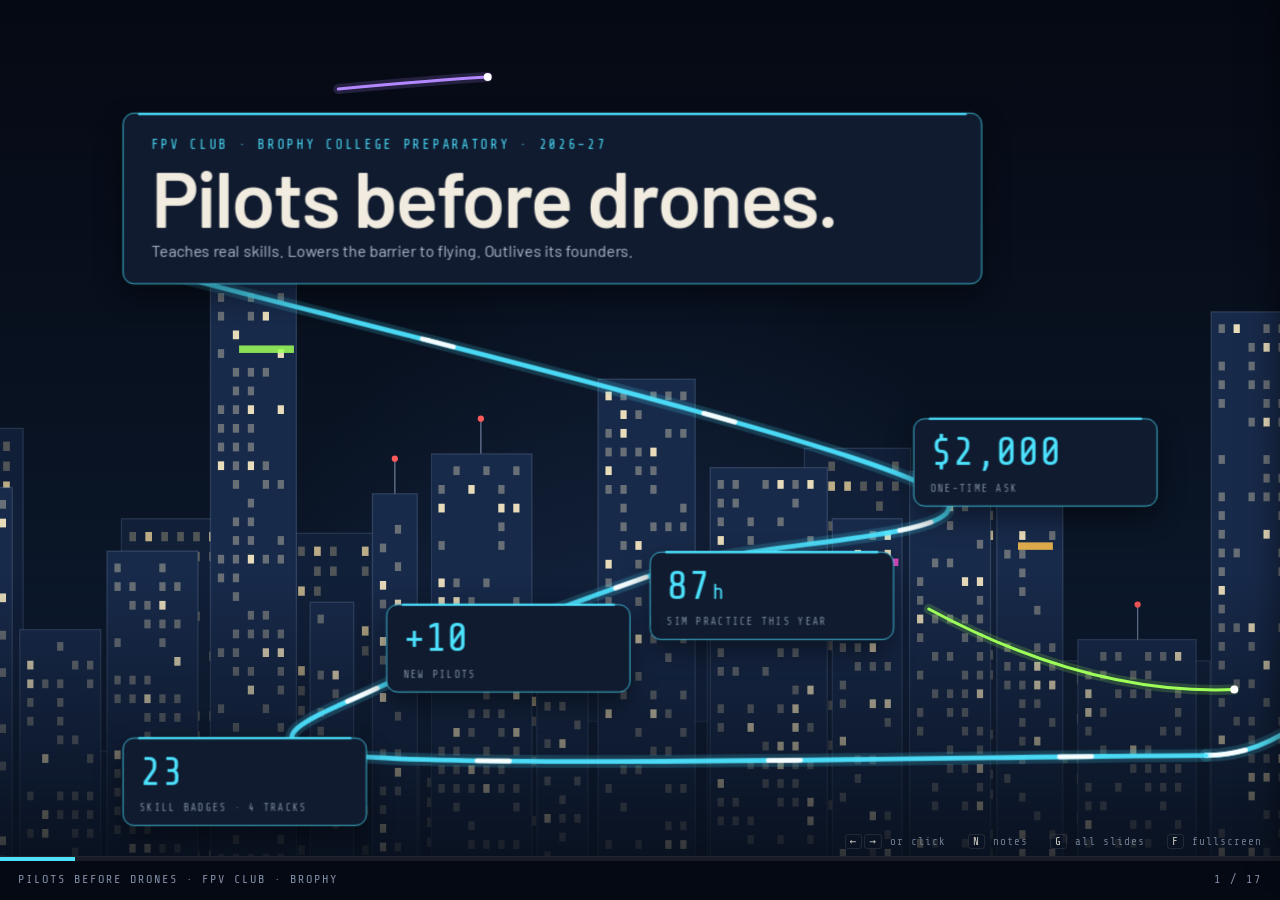
<file: index.html>
<!doctype html>
<html lang="en">
<head>
<meta charset="utf-8">
<meta name="viewport" content="width=device-width,initial-scale=1">
<title>Pilots before drones — Brophy FPV Club grant pitch</title>
<meta name="description" content="The Brophy FPV Badge Program: a 2026–27 grant pitch from the Brophy College Preparatory FPV Club.">
<meta name="robots" content="noindex">
<meta name="color-scheme" content="dark">
<link rel="icon" href="data:image/svg+xml,<svg xmlns='http://www.w3.org/2000/svg' viewBox='0 0 32 32'><rect width='32' height='32' rx='6' fill='%230a1222'/><g stroke='%234de3ff' stroke-width='2.4' fill='none' stroke-linecap='round'><path d='M9 9l14 14M23 9L9 23'/><circle cx='9' cy='9' r='4'/><circle cx='23' cy='9' r='4'/><circle cx='9' cy='23' r='4'/><circle cx='23' cy='23' r='4'/></g></svg>">
<link rel="stylesheet" href="assets/css/fonts.css">
<link rel="stylesheet" href="assets/css/pitch.css?v=12">
</head>
<body class="show-all">

<div id="sky"></div>
<div id="city"><div class="layer l1"></div><div class="layer l2"></div><div class="layer l3"></div><div class="haze"></div></div>
<div id="flyers"></div>

<div id="world"><div id="route">

<!-- 1 -->
<section class="scene" data-title="Pilots before drones" data-neon="#4de3ff" data-nofrag>
  <div class="card head big" style="grid-column:1 / span 10">
    <div class="eyebrow">FPV Club · Brophy College Preparatory · 2026–27</div>
    <h1>Pilots before drones.</h1>
    <p class="lede">Teaches real skills. Lowers the barrier to flying. Outlives its founders.</p>
  </div>
  <div class="card stat" style="grid-column:10 / span 3; margin-top:140px"><div class="v">$2,000</div><div class="l">one-time ask</div></div>
  <div class="card stat" style="grid-column:7 / span 3; margin-top:30px"><div class="v" id="liveHours">84<small>h</small></div><div class="l">sim practice this year</div></div>
  <div class="card stat" style="grid-column:4 / span 3; margin-top:-70px"><div class="v">+10</div><div class="l">new pilots</div></div>
  <div class="card stat" style="grid-column:1 / span 3; margin-top:30px"><div class="v">23</div><div class="l">skill badges · 4 tracks</div></div>
</section>

<!-- 2 -->
<section class="scene" data-title="Brophy's future of UAV flight" data-neon="#ffc14d" data-nofrag>
  <div class="card head" style="grid-column:1 / span 9"><div class="eyebrow">Why drones, why now</div><h2>Brophy's future of UAV flight</h2></div>
  <div class="card stat" style="grid-column:1 / span 3; margin-top:30px"><div class="v">400k<small>+</small></div><div class="l">FAA remote pilots · ~0 in 2016</div></div>
  <div class="card stat" style="grid-column:4 / span 3; margin-top:90px"><div class="v">1M<small>+</small></div><div class="l">FAA TRUST pilots</div></div>
  <div class="card stat" style="grid-column:7 / span 3; margin-top:30px"><div class="v">30k<small>+</small></div><div class="l">registered FPV racers</div></div>
  <div class="card stat" style="grid-column:10 / span 3; margin-top:90px"><div class="v">1M<small>/yr</small></div><div class="l">FPV drones for one war</div></div>
  <div class="card small" style="grid-column:9 / span 3; margin-top:40px"><h4>Work</h4></div>
  <div class="card small" style="grid-column:5 / span 3; margin-top:-30px"><h4>Culture</h4></div>
  <div class="card small" style="grid-column:1 / span 3; margin-top:40px"><h4>Fun · skilful · a lot to learn</h4></div>
  <div class="card quote" style="grid-column:3 / span 8; margin-top:10px">"The hardest part of FPV is not flying. It is everything you have to understand before you are allowed to."</div>
</section>

<!-- 3 -->
<section class="scene" data-title="Four tracks of skill" data-neon="#9dff57" data-nofrag>
  <div class="card head" style="grid-column:2 / span 8"><div class="eyebrow">Skills we want people to learn</div><h2>Four tracks of skill</h2></div>
  <div class="card track" style="grid-column:1 / span 3; margin-top:40px; --c:#4de3ff"><svg viewBox="0 0 64 64"><path d="M12 40 L32 20 L52 40"/><circle cx="32" cy="20" r="6"/><path d="M8 48 H56"/><circle cx="12" cy="40" r="5"/><circle cx="52" cy="40" r="5"/></svg><div class="k">Flight</div><div class="n">7 badges</div></div>
  <div class="card track" style="grid-column:4 / span 3; margin-top:130px; --c:#ffc14d"><svg viewBox="0 0 64 64"><path d="M14 50 L38 26"/><path d="M34 22 L42 30"/><path d="M38 14 L50 26 L44 32 L32 20 Z"/><circle cx="16" cy="48" r="4"/><path d="M46 46 H58 M52 40 V52"/></svg><div class="k">Build &amp; tech</div><div class="n">6 badges</div></div>
  <div class="card track" style="grid-column:7 / span 3; margin-top:40px; --c:#5dffc3"><svg viewBox="0 0 64 64"><path d="M32 8 L52 16 V32 C52 44 42 52 32 56 C22 52 12 44 12 32 V16 Z"/><path d="M24 32 L30 38 L42 24"/></svg><div class="k">Knowledge &amp; safety</div><div class="n">5 badges</div></div>
  <div class="card track" style="grid-column:10 / span 3; margin-top:130px; --c:#b388ff"><svg viewBox="0 0 64 64"><circle cx="22" cy="22" r="7"/><circle cx="44" cy="26" r="6"/><path d="M8 50 C8 38 16 34 22 34 C28 34 36 38 36 50"/><path d="M34 48 C36 40 40 38 44 38 C50 38 56 42 56 50"/></svg><div class="k">Crew &amp; leadership</div><div class="n">5 badges</div></div>
  <div class="card quote" style="grid-column:4 / span 6; margin-top:40px">Twenty-three badges. Build, reason, lead.</div>
</section>

<!-- 4–7: badge cards filled from badges.js -->
<section class="scene" data-title="Track: Flight" data-neon="#4de3ff" data-nofrag>
  <div class="card head" style="grid-column:1 / span 7"><div class="eyebrow">Skills · track 1 of 4</div><h2>Flight</h2></div>
  <div class="badgelist" data-track="flight"></div>
</section>
<section class="scene" data-title="Track: Build &amp; tech" data-neon="#ffc14d" data-nofrag>
  <div class="card head" style="grid-column:1 / span 7"><div class="eyebrow">Skills · track 2 of 4</div><h2>Build &amp; tech</h2></div>
  <div class="badgelist" data-track="build"></div>
</section>
<section class="scene" data-title="Track: Knowledge &amp; safety" data-neon="#5dffc3" data-nofrag>
  <div class="card head" style="grid-column:1 / span 8"><div class="eyebrow">Skills · track 3 of 4</div><h2>Knowledge &amp; safety</h2></div>
  <div class="badgelist" data-track="know"></div>
</section>
<section class="scene" data-title="Track: Crew &amp; leadership" data-neon="#b388ff" data-nofrag>
  <div class="card head" style="grid-column:1 / span 8"><div class="eyebrow">Skills · track 4 of 4</div><h2>Crew &amp; leadership</h2></div>
  <div class="badgelist" data-track="crew"></div>
</section>

<!-- 8 -->
<section class="scene" data-title="What a graduate can do" data-neon="#ff4fd8" data-nofrag>
  <div class="card head" style="grid-column:2 / span 9"><div class="eyebrow">Skills · the whole list</div><h2>What a student walks away able to do</h2></div>
  <div id="carousel" class="no-nav" style="grid-column:1 / span 12"></div>
</section>

<!-- 9 -->
<section class="scene" data-title="Lowering the barrier to entry" data-neon="#5aa9ff" data-nofrag>
  <div class="card head" style="grid-column:1 / span 9"><div class="eyebrow">Lowering the barrier to entry</div><h2>Anyone can start flying today, for free</h2></div>
  <div class="card small" style="grid-column:1 / span 3; margin-top:30px"><h4>The sim lab</h4></div>
  <div class="card small" style="grid-column:4 / span 3; margin-top:110px"><h4>No seat? Ground School</h4></div>
  <div class="card small" style="grid-column:7 / span 3; margin-top:30px"><h4>Zero cost to the student</h4></div>
  <div class="card small" style="grid-column:10 / span 3; margin-top:110px"><h4>Clear first steps</h4></div>
  <div class="card fig" style="grid-column:7 / span 6; margin-top:20px"><img src="assets/img/kiosk/kiosk-home.jpg" alt="The kiosk home screen"><div class="cap">the kiosk · open to anyone</div></div>
  <div class="card" style="grid-column:1 / span 5; margin-top:-60px"><div id="liveStats"></div></div>
</section>

<!-- 10 -->
<section class="scene" data-title="Structure that ensures learning" data-neon="#ffc14d" data-nofrag>
  <div class="card head" style="grid-column:1 / span 8"><div class="eyebrow">Structure that ensures learning</div><h2>Badges unlock gear</h2></div>
  <div class="card small" style="grid-column:10 / span 3; margin-top:20px"><h4>One testable skill</h4></div>
  <div class="card small" style="grid-column:6 / span 4; margin-top:-20px"><h4>Demonstration, not attendance</h4></div>
  <div class="card small" style="grid-column:1 / span 3; margin-top:20px"><h4>The record</h4></div>
  <div class="card" style="grid-column:1 / span 12; margin-top:10px"><div id="ladder"></div></div>
</section>

<!-- 11 -->
<section class="scene" data-title="Structure that ensures safety" data-neon="#ff7a45" data-nofrag>
  <div class="card head" style="grid-column:1 / span 8"><div class="eyebrow">Structure that ensures safety</div><h2>A written safety standard</h2></div>
  <div class="card small" style="grid-column:1 / span 3; margin-top:30px"><h4>The rules</h4></div>
  <div class="card small" style="grid-column:4 / span 3; margin-top:110px"><h4>Nothing over 250 g</h4></div>
  <div class="card small" style="grid-column:7 / span 3; margin-top:30px"><h4>Gates before gear</h4></div>
  <div class="card small" style="grid-column:10 / span 3; margin-top:110px"><h4>Event protocol</h4></div>
  <div class="card small" style="grid-column:9 / span 3; margin-top:60px"><h4>Batteries</h4></div>
  <div class="card small" style="grid-column:6 / span 3; margin-top:-10px"><h4>Airspace</h4></div>
  <div class="card fig" style="grid-column:1 / span 4; margin-top:-90px"><img src="assets/img/kiosk/kiosk-quiz-pass.png" alt="Safe Flight quiz passed on the kiosk"><div class="cap">Safe Flight quiz · passed</div></div>
</section>

<!-- 12 -->
<section class="scene" data-title="Structure that ensures sustainability" data-neon="#5dffc3" data-nofrag>
  <div class="card head" style="grid-column:1 / span 8"><div class="eyebrow">Structure that ensures sustainability</div><h2>Built to outlive its founders</h2></div>
  <div class="card small" style="grid-column:10 / span 3; margin-top:30px"><h4>Skills stay</h4></div>
  <div class="card small" style="grid-column:7 / span 3; margin-top:40px"><h4>Mentors</h4></div>
  <div class="card small" style="grid-column:4 / span 3; margin-top:-30px"><h4>Everything written down</h4></div>
  <div class="card small" style="grid-column:1 / span 3; margin-top:40px"><h4>Recruiting moments</h4></div>
  <div class="card fig" style="grid-column:5 / span 8; margin-top:10px"><img src="assets/img/web/web-posters.jpg" alt="The posters page"><div class="cap">seven posters · a website that runs itself</div></div>
</section>

<!-- 13 -->
<section class="scene" data-title="Other yields for Brophy" data-neon="#ff4fd8" data-nofrag>
  <div class="card head" style="grid-column:1 / span 8"><div class="eyebrow">Other yields for Brophy</div><h2>What else the school gets</h2></div>
  <div class="card banner" style="grid-column:1 / span 12; margin-top:30px"><svg viewBox="0 0 64 64"><path d="M10 50 L22 20 L34 50"/><path d="M15 40 H29"/><path d="M40 20 H56 M40 32 H56 M40 44 H52"/></svg><h4>Already in the field · flown and filmed at school events this year</h4></div>
  <div class="card yield" style="grid-column:1 / span 4; margin-top:50px"><svg viewBox="0 0 64 64"><rect x="8" y="16" width="36" height="32" rx="4"/><path d="M44 28 L58 20 V44 L44 36"/><circle cx="20" cy="30" r="4"/></svg><h4>Best of Brophy</h4></div>
  <div class="card yield" style="grid-column:5 / span 4; margin-top:130px"><svg viewBox="0 0 64 64"><path d="M8 48 C8 30 20 22 32 22 C44 22 56 30 56 48"/><path d="M16 48 V36 M48 48 V36"/><circle cx="32" cy="36" r="5"/><path d="M26 56 H38"/></svg><h4>Community-period races</h4></div>
  <div class="card yield" style="grid-column:9 / span 4; margin-top:50px"><svg viewBox="0 0 64 64"><circle cx="32" cy="32" r="22"/><path d="M32 10 V54 M10 32 H54"/><path d="M18 18 C26 28 38 28 46 18 M18 46 C26 36 38 36 46 46"/></svg><h4>Interest is already here</h4></div>
</section>

<!-- 14 -->
<section class="scene" data-title="The equipment we want" data-neon="#4de3ff" data-nofrag>
  <div class="card head" style="grid-column:1 / span 8"><div class="eyebrow">Equipment</div><h2>The equipment we want</h2></div>
  <div class="card item" style="grid-column:1 / span 3; margin-top:30px"><div class="pic"><img src="assets/img/gear/goggles.png" alt="DJI Goggles N3"></div><div class="q">2 ×</div><h4>DJI N3 goggles</h4></div>
  <div class="card item" style="grid-column:4 / span 3; margin-top:100px"><div class="pic"><img src="assets/img/gear/radio.png" alt="RadioMaster Pocket"></div><div class="q">2 ×</div><h4>RadioMaster Pocket</h4></div>
  <div class="card item" style="grid-column:7 / span 3; margin-top:30px"><div class="pic"><img src="assets/img/gear/meteor.png" alt="BetaFPV Meteor 75 Pro"></div><div class="q">2 ×</div><h4>Meteor 75 Pro</h4></div>
  <div class="card item" style="grid-column:10 / span 3; margin-top:100px"><div class="pic"><img src="assets/img/gear/pavo.png" alt="BetaFPV Pavo 20 Pro"></div><div class="q">1 ×</div><h4>Pavo 20 Pro</h4></div>
  <div class="card small" style="grid-column:4 / span 6; margin-top:40px"><h4>Accessories <span class="tbd">TBD on what we can afford</span></h4></div>
</section>

<!-- 15 -->
<section class="scene" data-title="Budget at a glance" data-neon="#9dff57" data-nofrag>
  <div class="card head" style="grid-column:1 / span 7"><div class="eyebrow">Equipment · the numbers</div><h2>Budget at a glance</h2></div>
  <div class="card" style="grid-column:2 / span 10; margin-top:40px"><div class="budget" id="budget"></div></div>
</section>

<!-- 16 -->
<section class="scene" data-title="Timeline" data-neon="#5aa9ff" data-nofrag>
  <div class="card head" style="grid-column:1 / span 9"><div class="eyebrow">Timeline</div><h2>Where we've been, and where this goes</h2></div>
  <div class="card tall" style="grid-column:1 / span 12; margin-top:40px"><div class="timeline" id="timeline"></div></div>
</section>

<!-- 17 -->
<section class="scene" data-title="Thank you" data-neon="#ff4fd8" data-nofrag>
  <div class="card head" style="grid-column:1 / span 6"><div class="eyebrow">Thank you</div><h2>Questions?</h2></div>
  <div class="card qr hero" style="grid-column:1 / span 2; margin-top:60px"><img src="assets/qr/proposal.png" alt="QR: proposal"><div class="t">Proposal</div></div>
  <div class="card qr" style="grid-column:3 / span 2; margin-top:120px"><img src="assets/qr/deck.png" alt="QR: this pitch"><div class="t">This pitch</div></div>
  <div class="card qr" style="grid-column:5 / span 2; margin-top:60px"><img src="assets/qr/dashboard.png" alt="QR: dashboard"><div class="t">Lab dashboard</div></div>
  <div class="card qr" style="grid-column:7 / span 2; margin-top:120px"><img src="assets/qr/flightschool.png" alt="QR: Flight School"><div class="t">Flight School</div></div>
  <div class="card qr" style="grid-column:9 / span 2; margin-top:60px"><img src="assets/qr/posters.png" alt="QR: posters"><div class="t">The posters</div></div>
  <div class="card qr" style="grid-column:11 / span 2; margin-top:120px"><img src="assets/qr/playlist.png" alt="QR: playlist"><div class="t">Flight reel</div></div>
  <div class="card quote" style="grid-column:3 / span 8; margin-top:40px">FPV Club · Brophy College Preparatory · Micah Tucker &amp; team · mtucker27@brophybroncos.org</div>
</section>

</div></div>

<div id="hud">
  <div id="progress"><i></i></div>
  <div id="footer"><span>Pilots before drones · FPV Club · Brophy</span><span id="counter">1 / 17</span></div>
</div>
<div id="hint"><kbd>←</kbd><kbd>→</kbd> or click &nbsp; <kbd>N</kbd> notes &nbsp; <kbd>G</kbd> all slides &nbsp; <kbd>F</kbd> fullscreen</div>

<aside id="notes" class="no-nav"><h3>Speaker notes</h3><div id="notesBody"><p class="hint">Loading SCRIPT.md…</p></div></aside>
<div id="menu" class="no-nav"><div><h3>Slides</h3><div class="list" id="menuList"></div></div></div>
<div id="toast"></div>
<div id="rotate"><div>&#8635;<br><span>turn your phone sideways</span></div></div>

<script src="assets/js/badges.js?v=12"></script>
<script src="assets/js/demos.js?v=12"></script>
<script src="assets/js/pitch.js?v=12"></script>
</body>
</html>
</file>
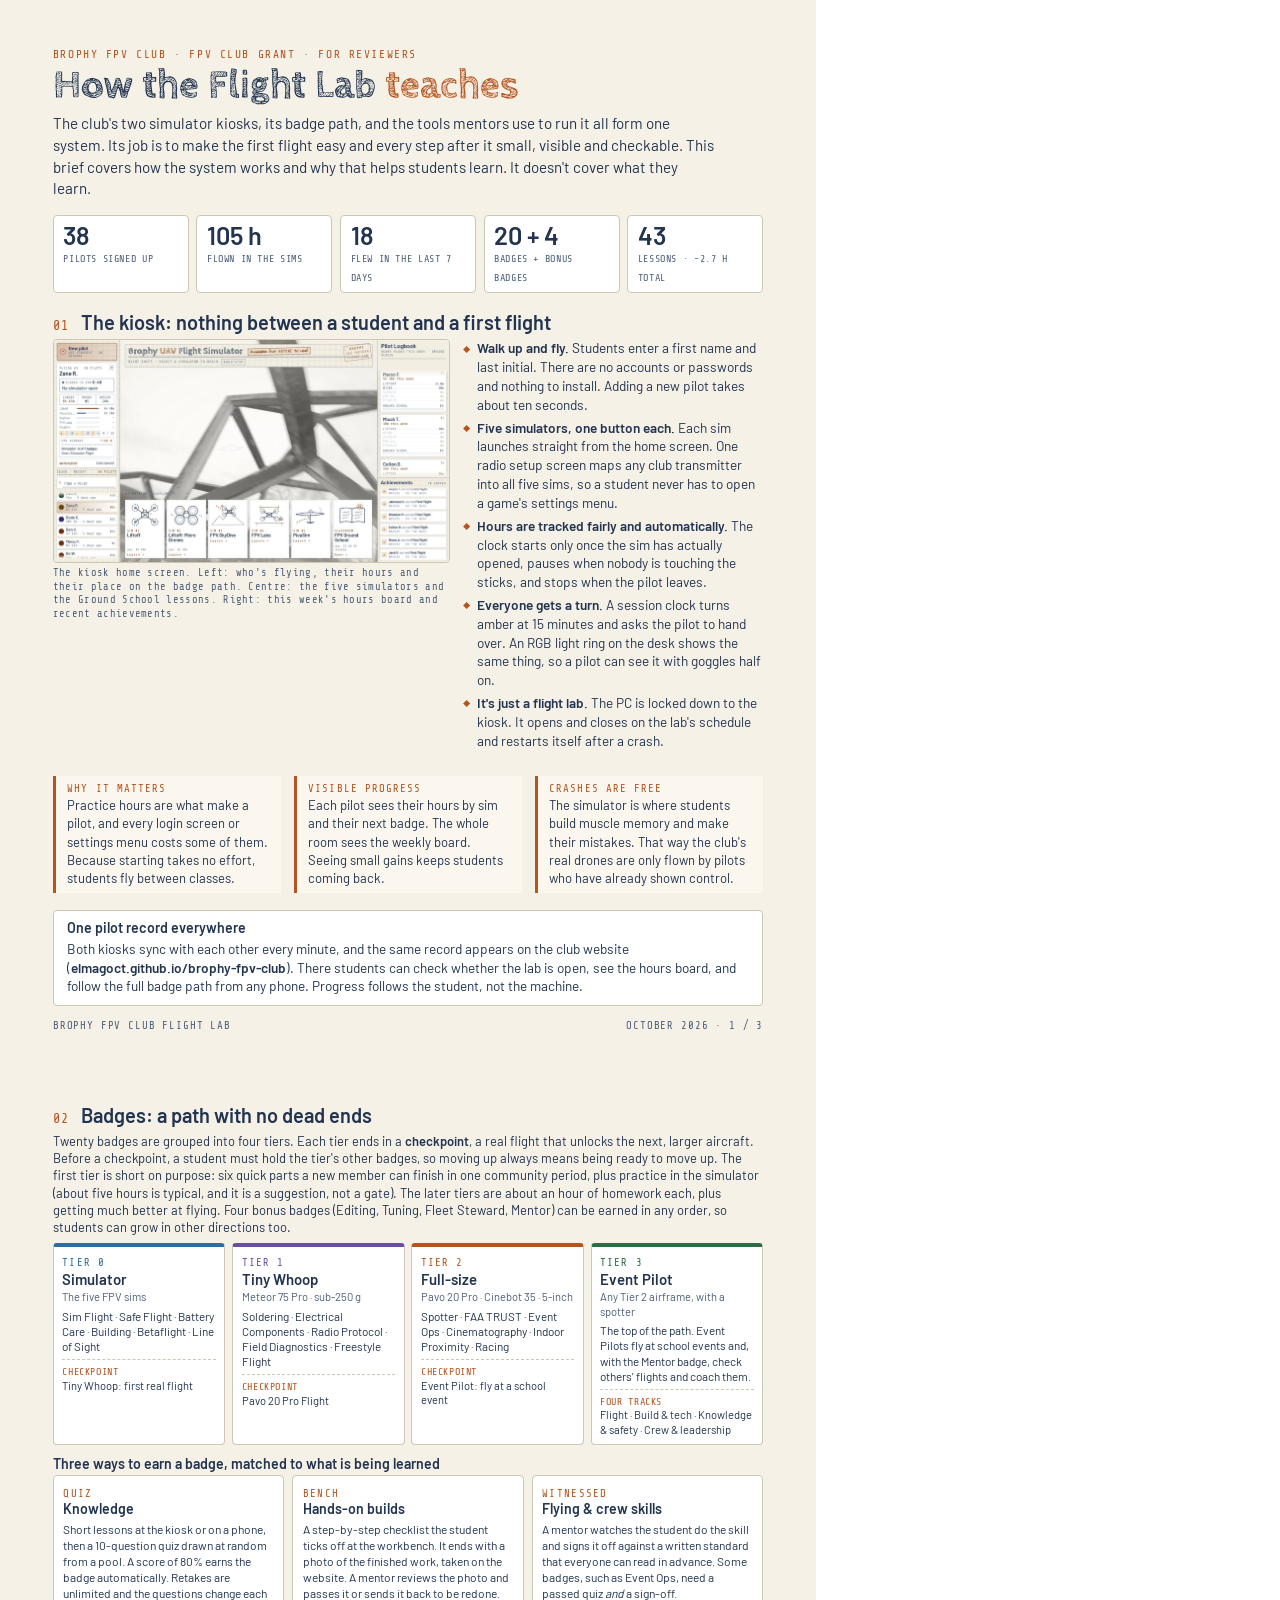
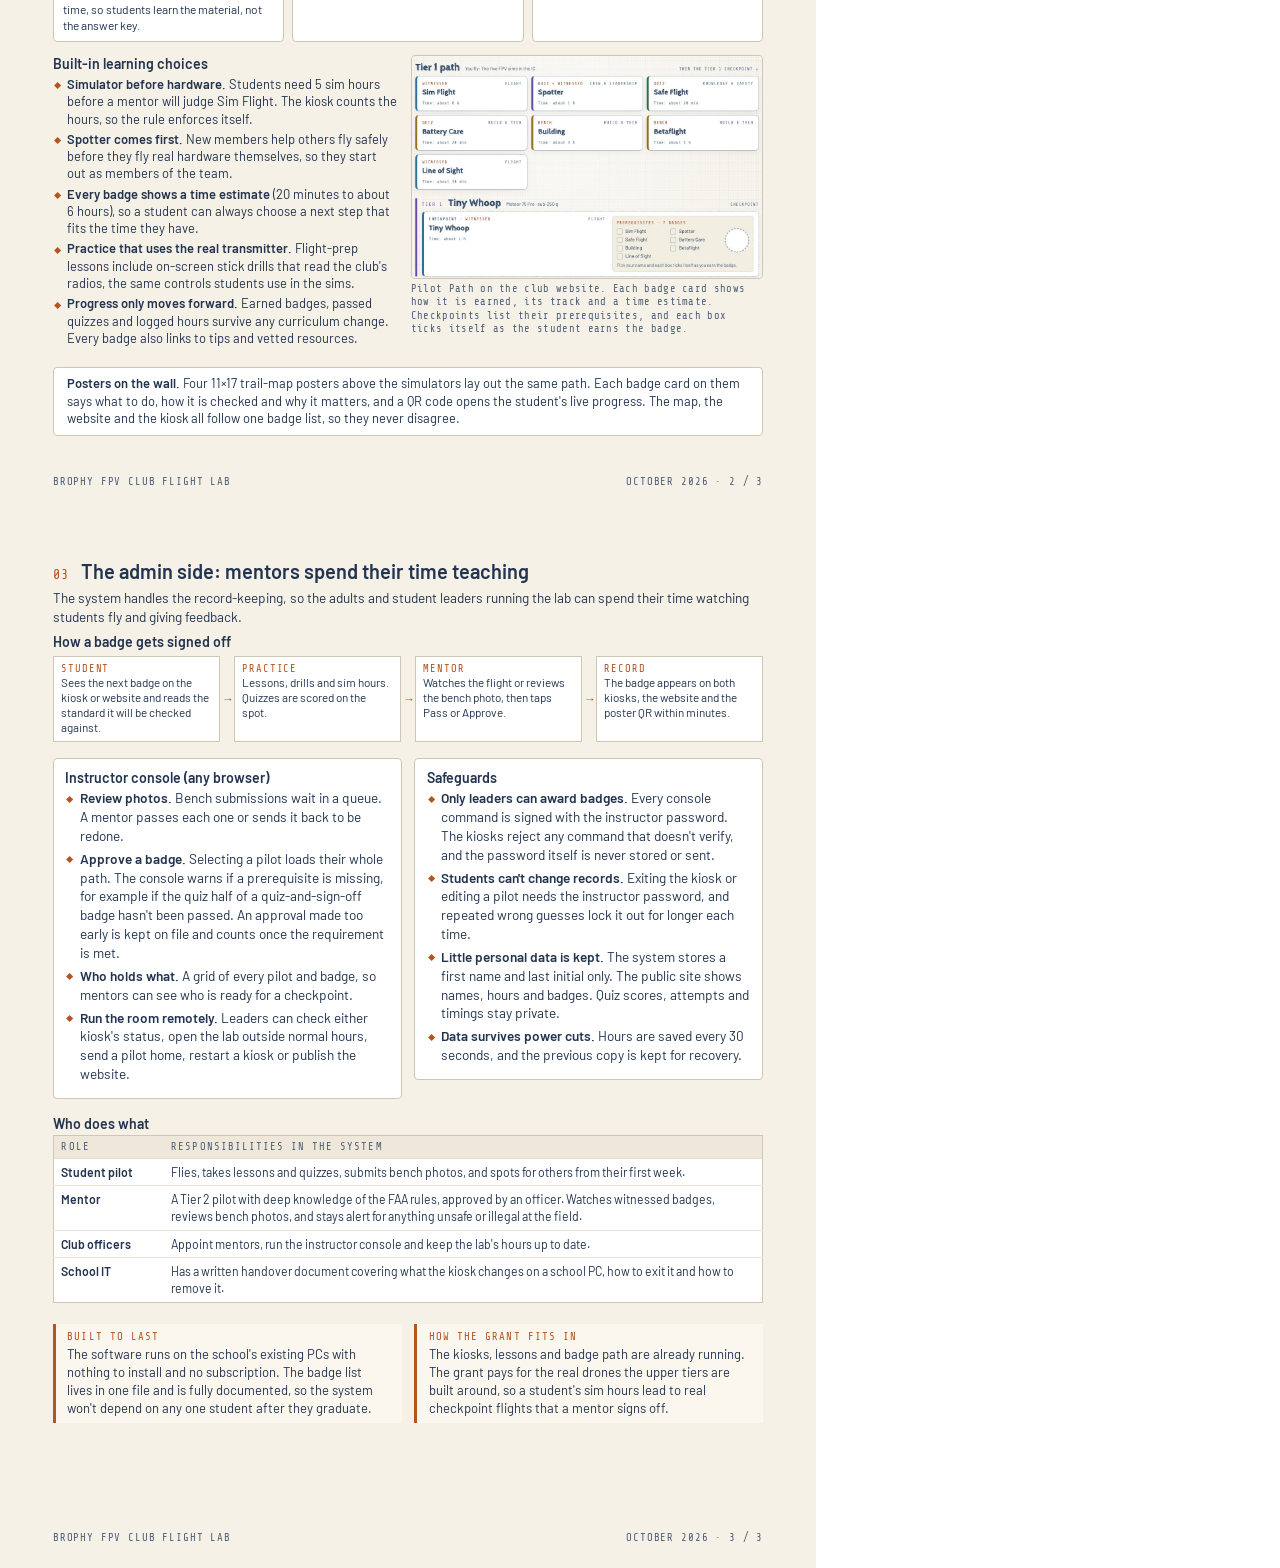
<file: reviewer-brief/index.html>
<!doctype html>
<html lang="en">
<head>
<meta charset="utf-8">
<title>Brophy FPV Club Flight Lab — How It Works</title>
<style>
@font-face{font-family:Barlow;font-weight:400;src:url(img/barlow-400.woff2) format('woff2')}
@font-face{font-family:Barlow;font-weight:500;src:url(img/barlow-500.woff2) format('woff2')}
@font-face{font-family:Barlow;font-weight:600;src:url(img/barlow-600.woff2) format('woff2')}
@font-face{font-family:Mono;src:url(img/share-tech-mono-400.woff2) format('woff2')}
@font-face{font-family:Sketch;font-weight:700;src:url(img/cabin-sketch-700.woff2) format('woff2')}
:root{--paper:#f6f1e7;--card:#fff;--ink:#22344f;--ink2:#4d5f78;--rule:#cfc6b4;--rust:#b4541f;--sky:#2f6d9e;--violet:#6a4fa0;--green:#2f6b45;--amber:#a87314}
@page{size:letter;margin:0}
*{box-sizing:border-box;margin:0;padding:0}
html,body{background:#fff}
body{font:400 10.2pt/1.38 Barlow,sans-serif;color:var(--ink);-webkit-print-color-adjust:exact;print-color-adjust:exact}
.page{width:8.5in;height:11in;padding:.5in .55in .45in;position:relative;overflow:hidden;page-break-after:always;background:var(--paper)}
.page:last-child{page-break-after:auto}
.foot{position:absolute;left:.55in;right:.55in;bottom:.25in;display:flex;justify-content:space-between;font:8pt Mono,monospace;letter-spacing:.08em;color:var(--ink2);text-transform:uppercase}
.kicker{font:8.5pt Mono,monospace;letter-spacing:.14em;text-transform:uppercase;color:var(--rust)}
h1{font:700 30pt/1 Sketch,serif;margin:.05in 0 .08in}
h1 em{font-style:normal;color:var(--rust)}
h2{font:600 15pt/1.15 Barlow;margin:0 0 .06in;display:flex;align-items:baseline;gap:.12in}
h2 .n{font:10pt Mono;color:var(--rust);letter-spacing:.1em}
h3{font:600 10.6pt/1.25 Barlow;margin:0 0 .03in}
p{margin:0 0 .07in}
.lede{font-size:11.4pt;line-height:1.42;max-width:6.9in;color:var(--ink)}
.stats{display:grid;grid-template-columns:repeat(5,1fr);gap:.08in;margin:.16in 0 .18in}
.stat{background:var(--card);border:1px solid var(--rule);border-radius:4px;padding:.07in .1in}
.stat b{display:block;font:600 19pt/1 Barlow;color:var(--ink)}
.stat span{font:7.6pt Mono;letter-spacing:.06em;text-transform:uppercase;color:var(--ink2)}
.card{background:var(--card);border:1px solid var(--rule);border-radius:4px;padding:.1in .12in}
.cols{display:grid;gap:.13in}
.c2{grid-template-columns:1fr 1fr}.c3{grid-template-columns:1fr 1fr 1fr}
ul{list-style:none}
li{position:relative;padding-left:.15in;margin:0 0 .045in}
li::before{content:"";position:absolute;left:.02in;top:.075in;width:.055in;height:.055in;background:var(--rust);transform:rotate(45deg)}
li b{font-weight:600}
figure{margin:0}
figure img{display:block;width:100%;border:1px solid var(--rule);border-radius:4px}
figcaption{font:7.8pt/1.3 Mono;letter-spacing:.03em;color:var(--ink2);margin-top:.04in}
.why{border-left:3px solid var(--rust);background:#fbf7ef;padding:.07in .12in;margin:.05in 0 0;font-size:9.8pt}
.why b{color:var(--rust);font:8pt Mono;letter-spacing:.1em;text-transform:uppercase;display:block;margin-bottom:.02in}
.sec{margin-top:.17in}
/* tiers */
.ladder{display:grid;grid-template-columns:repeat(4,1fr);gap:.07in;margin:.06in 0 .1in}
.tier{background:var(--card);border:1px solid var(--rule);border-top:4px solid var(--c);border-radius:4px;padding:.07in .09in;font-size:8.8pt;line-height:1.3}
.tier .t{font:8pt Mono;letter-spacing:.1em;color:var(--c);text-transform:uppercase}
.tier .nm{font:600 11.2pt Barlow;display:block;margin:.01in 0 .02in}
.tier .g{color:var(--ink2);font-size:8.4pt;display:block;margin-bottom:.04in}
.tier .cp{display:block;margin-top:.05in;padding-top:.04in;border-top:1px dashed var(--rule);font-size:8.4pt}
.tier .cp i{font-style:normal;font:7.6pt Mono;color:var(--rust);letter-spacing:.06em}
.ways{display:grid;grid-template-columns:repeat(3,1fr);gap:.08in}
.way{background:var(--card);border:1px solid var(--rule);border-radius:4px;padding:.08in .1in;font-size:9.4pt}
.way .tag{font:8pt Mono;letter-spacing:.12em;color:var(--rust);text-transform:uppercase}
table{width:100%;border-collapse:collapse;font-size:9.2pt;background:var(--card);border:1px solid var(--rule)}
th,td{text-align:left;vertical-align:top;padding:.05in .08in;border-bottom:1px solid #e6dfd1}
th{font:7.8pt Mono;letter-spacing:.1em;text-transform:uppercase;color:var(--ink2);background:#efe8da;font-weight:400}
td:first-child{font-weight:600;white-space:nowrap}
tr:last-child td{border-bottom:0}
.flow{display:flex;align-items:stretch;gap:0;margin:.06in 0 .02in}
.flow div{flex:1;background:var(--card);border:1px solid var(--rule);padding:.06in .08in;font-size:8.8pt;line-height:1.28;position:relative}
.flow div+div{margin-left:.14in}
.flow div+div::before{content:"\2192";position:absolute;left:-.13in;top:50%;transform:translateY(-50%);color:var(--rust);font-weight:600}
.p2{font-size:9.7pt;line-height:1.34}.p2 li{margin-bottom:.03in}.p2 .way{font-size:9pt}
.flow b{display:block;font:7.8pt Mono;letter-spacing:.08em;color:var(--rust);text-transform:uppercase}
</style>
</head>
<body>

<!-- ============================ PAGE 1 ============================ -->
<section class="page">
  <div class="kicker">Brophy FPV Club · FPV Club grant · For reviewers</div>
  <h1>How the Flight Lab <em>teaches</em></h1>
  <p class="lede">The club's two simulator kiosks, its badge path, and the tools mentors use to run it all
  form one system. Its job is to make the first flight easy and every step after it
  small, visible and checkable. This brief covers how the system works and why that helps students learn.
  It doesn't cover what they learn.</p>

  <div class="stats">
    <div class="stat"><b>38</b><span>pilots signed up</span></div>
    <div class="stat"><b>105 h</b><span>flown in the sims</span></div>
    <div class="stat"><b>18</b><span>flew in the last 7 days</span></div>
    <div class="stat"><b>20 + 4</b><span>badges + bonus badges</span></div>
    <div class="stat"><b>43</b><span>lessons · ~2.7 h total</span></div>
  </div>

  <h2><span class="n">01</span>The kiosk: nothing between a student and a first flight</h2>
  <div class="cols" style="grid-template-columns:1.32fr 1fr;align-items:start">
    <figure>
      <img src="img/kiosk-home.jpg" alt="Kiosk home screen">
      <figcaption>The kiosk home screen. Left: who's flying, their hours and their place on the badge path.
      Centre: the five simulators and the Ground School lessons. Right: this week's hours board and recent achievements.</figcaption>
    </figure>
    <div>
      <ul>
        <li><b>Walk up and fly.</b> Students enter a first name and last initial. There are no accounts or
        passwords and nothing to install. Adding a new pilot takes about ten seconds.</li>
        <li><b>Five simulators, one button each.</b> Each sim launches straight from the home screen.
        One radio setup screen maps any club transmitter into all five sims, so a student never has to
        open a game's settings menu.</li>
        <li><b>Hours are tracked fairly and automatically.</b> The clock starts only once the sim has
        actually opened, pauses when nobody is touching the sticks, and stops when the pilot leaves.</li>
        <li><b>Everyone gets a turn.</b> A session clock turns amber at 15 minutes and asks the pilot to
        hand over. An RGB light ring on the desk shows the same thing, so a pilot can see it with
        goggles half on.</li>
        <li><b>It's just a flight lab.</b> The PC is locked down to the kiosk. It opens and closes
        on the lab's schedule and restarts itself after a crash.</li>
      </ul>
    </div>
  </div>

  <div class="sec cols c3">
    <div class="why"><b>Why it matters</b>Practice hours are what make a pilot, and every login screen or
    settings menu costs some of them. Because starting takes no effort, students fly between classes.</div>
    <div class="why"><b>Visible progress</b>Each pilot sees their hours by sim and their next badge.
    The whole room sees the weekly board. Seeing small gains keeps students coming back.</div>
    <div class="why"><b>Crashes are free</b>The simulator is where students build muscle memory and make
    their mistakes. That way the club's real drones are only flown by pilots who have already shown control.</div>
  </div>

  <div class="sec card" style="padding:.09in .14in">
    <h3>One pilot record everywhere</h3>
    <p style="margin:0">Both kiosks sync with each other every minute, and the same record appears on the club website
    (<b>elmagoct.github.io/brophy-fpv-club</b>). There students can check whether the lab is open, see the hours board, and follow
    the full badge path from any phone. Progress follows the student, not the machine.</p>
  </div>

  <div class="foot"><span>Brophy FPV Club Flight Lab</span><span>October 2026 · 1 / 3</span></div>
</section>

<!-- ============================ PAGE 2 ============================ -->
<section class="page p2">
  <h2><span class="n">02</span>Badges: a path with no dead ends</h2>
  <p>Twenty badges are grouped into four tiers. Each tier ends in a <b>checkpoint</b>, a real flight
  that unlocks the next, larger aircraft. Before a checkpoint, a student must hold the tier's other badges,
  so moving up always means being ready to move up. The first tier is short on purpose: six quick parts a
  new member can finish in one community period, plus practice in the simulator (about five hours is
  typical, and it is a suggestion, not a gate). The later tiers are about an hour of homework each, plus
  getting much better at flying. Four bonus badges (Editing, Tuning, Fleet Steward,
  Mentor) can be earned in any order, so students can grow in other directions too.</p>

  <div class="ladder">
    <div class="tier" style="--c:var(--sky)"><span class="t">Tier 0</span><span class="nm">Simulator</span>
      <span class="g">The five FPV sims</span>
      Sim Flight · Safe Flight · Battery Care · Building · Betaflight · Line of Sight
      <span class="cp"><i>CHECKPOINT</i><br>Tiny Whoop: first real flight</span></div>
    <div class="tier" style="--c:var(--violet)"><span class="t">Tier 1</span><span class="nm">Tiny Whoop</span>
      <span class="g">Meteor 75 Pro · sub-250 g</span>
      Soldering · Electrical Components · Radio Protocol · Field Diagnostics · Freestyle Flight
      <span class="cp"><i>CHECKPOINT</i><br>Pavo 20 Pro Flight</span></div>
    <div class="tier" style="--c:var(--rust)"><span class="t">Tier 2</span><span class="nm">Full-size</span>
      <span class="g">Pavo 20 Pro · Cinebot 35 · 5-inch</span>
      Spotter · FAA TRUST · Event Ops · Cinematography · Indoor Proximity · Racing
      <span class="cp"><i>CHECKPOINT</i><br>Event Pilot: fly at a school event</span></div>
    <div class="tier" style="--c:var(--green)"><span class="t">Tier 3</span><span class="nm">Event Pilot</span>
      <span class="g">Any Tier 2 airframe, with a spotter</span>
      The top of the path. Event Pilots fly at school events and, with the Mentor badge, check others'
      flights and coach them.
      <span class="cp"><i>FOUR TRACKS</i><br>Flight · Build &amp; tech · Knowledge &amp; safety · Crew &amp; leadership</span></div>
  </div>

  <h3>Three ways to earn a badge, matched to what is being learned</h3>
  <div class="ways">
    <div class="way"><span class="tag">Quiz</span><h3>Knowledge</h3>
      Short lessons at the kiosk or on a phone, then a 10-question quiz drawn at random from a pool.
      A score of 80% earns the badge automatically. Retakes are unlimited and the questions change
      each time, so students learn the material, not the answer key.</div>
    <div class="way"><span class="tag">Bench</span><h3>Hands-on builds</h3>
      A step-by-step checklist the student ticks off at the workbench. It ends with a photo of the finished
      work, taken on the website. A mentor reviews the photo and passes it or sends it back to be redone.</div>
    <div class="way"><span class="tag">Witnessed</span><h3>Flying &amp; crew skills</h3>
      A mentor watches the student do the skill and signs it off against a written standard that everyone
      can read in advance. Some badges, such as Event Ops, need a passed quiz <i>and</i> a sign-off.</div>
  </div>

  <div class="cols" style="grid-template-columns:1fr 1.02fr;margin-top:.14in;align-items:start">
    <div>
      <h3>Built-in learning choices</h3>
      <ul>
        <li><b>Simulator before hardware.</b> Students need 5 sim hours before a mentor will judge Sim Flight.
        The kiosk counts the hours, so the rule enforces itself.</li>
        <li><b>Spotter comes first.</b> New members help others fly safely before they fly real
        hardware themselves, so they start out as members of the team.</li>
        <li><b>Every badge shows a time estimate</b> (20 minutes to about 6 hours), so a student can
        always choose a next step that fits the time they have.</li>
        <li><b>Practice that uses the real transmitter.</b> Flight-prep lessons include on-screen stick drills
        that read the club's radios, the same controls students use in the sims.</li>
        <li><b>Progress only moves forward.</b> Earned badges, passed quizzes and logged hours survive any
        curriculum change. Every badge also links to tips and vetted resources.</li>
      </ul>
    </div>
    <figure>
      <img src="img/pilot-path.jpg" alt="Pilot Path page">
      <figcaption>Pilot Path on the club website. Each badge card shows how it is earned, its track and a time estimate.
      Checkpoints list their prerequisites, and each box ticks itself as the student earns the badge.</figcaption>
    </figure>
  </div>

  <div class="card sec" style="padding:.08in .14in">
    <b>Posters on the wall.</b> Four 11×17 trail-map posters above the simulators lay out the same path. Each
    badge card on them says what to do, how it is checked and why it matters, and a QR code opens the
    student's live progress. The map, the website and the kiosk all follow one badge list, so they never disagree.
  </div>

  <div class="foot"><span>Brophy FPV Club Flight Lab</span><span>October 2026 · 2 / 3</span></div>
</section>

<!-- ============================ PAGE 3 ============================ -->
<section class="page">
  <h2><span class="n">03</span>The admin side: mentors spend their time teaching</h2>
  <p>The system handles the record-keeping, so the adults and student leaders running the lab can spend
  their time watching students fly and giving feedback.</p>

  <h3>How a badge gets signed off</h3>
  <div class="flow">
    <div><b>Student</b>Sees the next badge on the kiosk or website and reads the standard it will be checked against.</div>
    <div><b>Practice</b>Lessons, drills and sim hours. Quizzes are scored on the spot.</div>
    <div><b>Mentor</b>Watches the flight or reviews the bench photo, then taps Pass or Approve.</div>
    <div><b>Record</b>The badge appears on both kiosks, the website and the poster QR within minutes.</div>
  </div>

  <div class="cols c2 sec" style="align-items:start">
    <div class="card">
      <h3>Instructor console (any browser)</h3>
      <ul>
        <li><b>Review photos.</b> Bench submissions wait in a queue. A mentor passes each one or sends it back
        to be redone.</li>
        <li><b>Approve a badge.</b> Selecting a pilot loads their whole path. The console warns if a
        prerequisite is missing, for example if the quiz half of a quiz-and-sign-off badge hasn't been passed. An approval
        made too early is kept on file and counts once the requirement is met.</li>
        <li><b>Who holds what.</b> A grid of every pilot and badge, so mentors can see who is ready
        for a checkpoint.</li>
        <li><b>Run the room remotely.</b> Leaders can check either kiosk's status, open the lab outside
        normal hours, send a pilot home, restart a kiosk or publish the website.</li>
      </ul>
    </div>
    <div class="card">
      <h3>Safeguards</h3>
      <ul>
        <li><b>Only leaders can award badges.</b> Every console command is signed with the instructor password.
        The kiosks reject any command that doesn't verify, and the password itself is never stored or sent.</li>
        <li><b>Students can't change records.</b> Exiting the kiosk or editing a pilot needs the instructor password,
        and repeated wrong guesses lock it out for longer each time.</li>
        <li><b>Little personal data is kept.</b> The system stores a first name and last initial only.
        The public site shows names, hours and badges. Quiz scores, attempts and timings stay private.</li>
        <li><b>Data survives power cuts.</b> Hours are saved every 30 seconds, and the previous copy is
        kept for recovery.</li>
      </ul>
    </div>
  </div>

  <h3 class="sec">Who does what</h3>
  <table>
    <tr><th style="width:1.15in">Role</th><th>Responsibilities in the system</th></tr>
    <tr><td>Student pilot</td><td>Flies, takes lessons and quizzes, submits bench photos, and spots for others from their first week.</td></tr>
    <tr><td>Mentor</td><td>A Tier 2 pilot with deep knowledge of the FAA rules, approved by an officer. Watches witnessed badges, reviews bench photos, and stays alert for anything unsafe or illegal at the field.</td></tr>
    <tr><td>Club officers</td><td>Appoint mentors, run the instructor console and keep the lab's hours up to date.</td></tr>
    <tr><td>School IT</td><td>Has a written handover document covering what the kiosk changes on a school PC, how to exit it and how to remove it.</td></tr>
  </table>

  <div class="cols c2 sec">
    <div class="why"><b>Built to last</b>The software runs on the school's existing PCs with nothing to
    install and no subscription. The badge list lives in one file and is fully documented,
    so the system won't depend on any one student after they graduate.</div>
    <div class="why"><b>How the grant fits in</b>The kiosks, lessons and badge path
    are already running. The grant pays for the real drones the upper tiers are built around,
    so a student's sim hours lead to real checkpoint flights that a mentor signs off.</div>
  </div>

  <div class="foot"><span>Brophy FPV Club Flight Lab</span><span>October 2026 · 3 / 3</span></div>
</section>

</body>
</html>
</file>
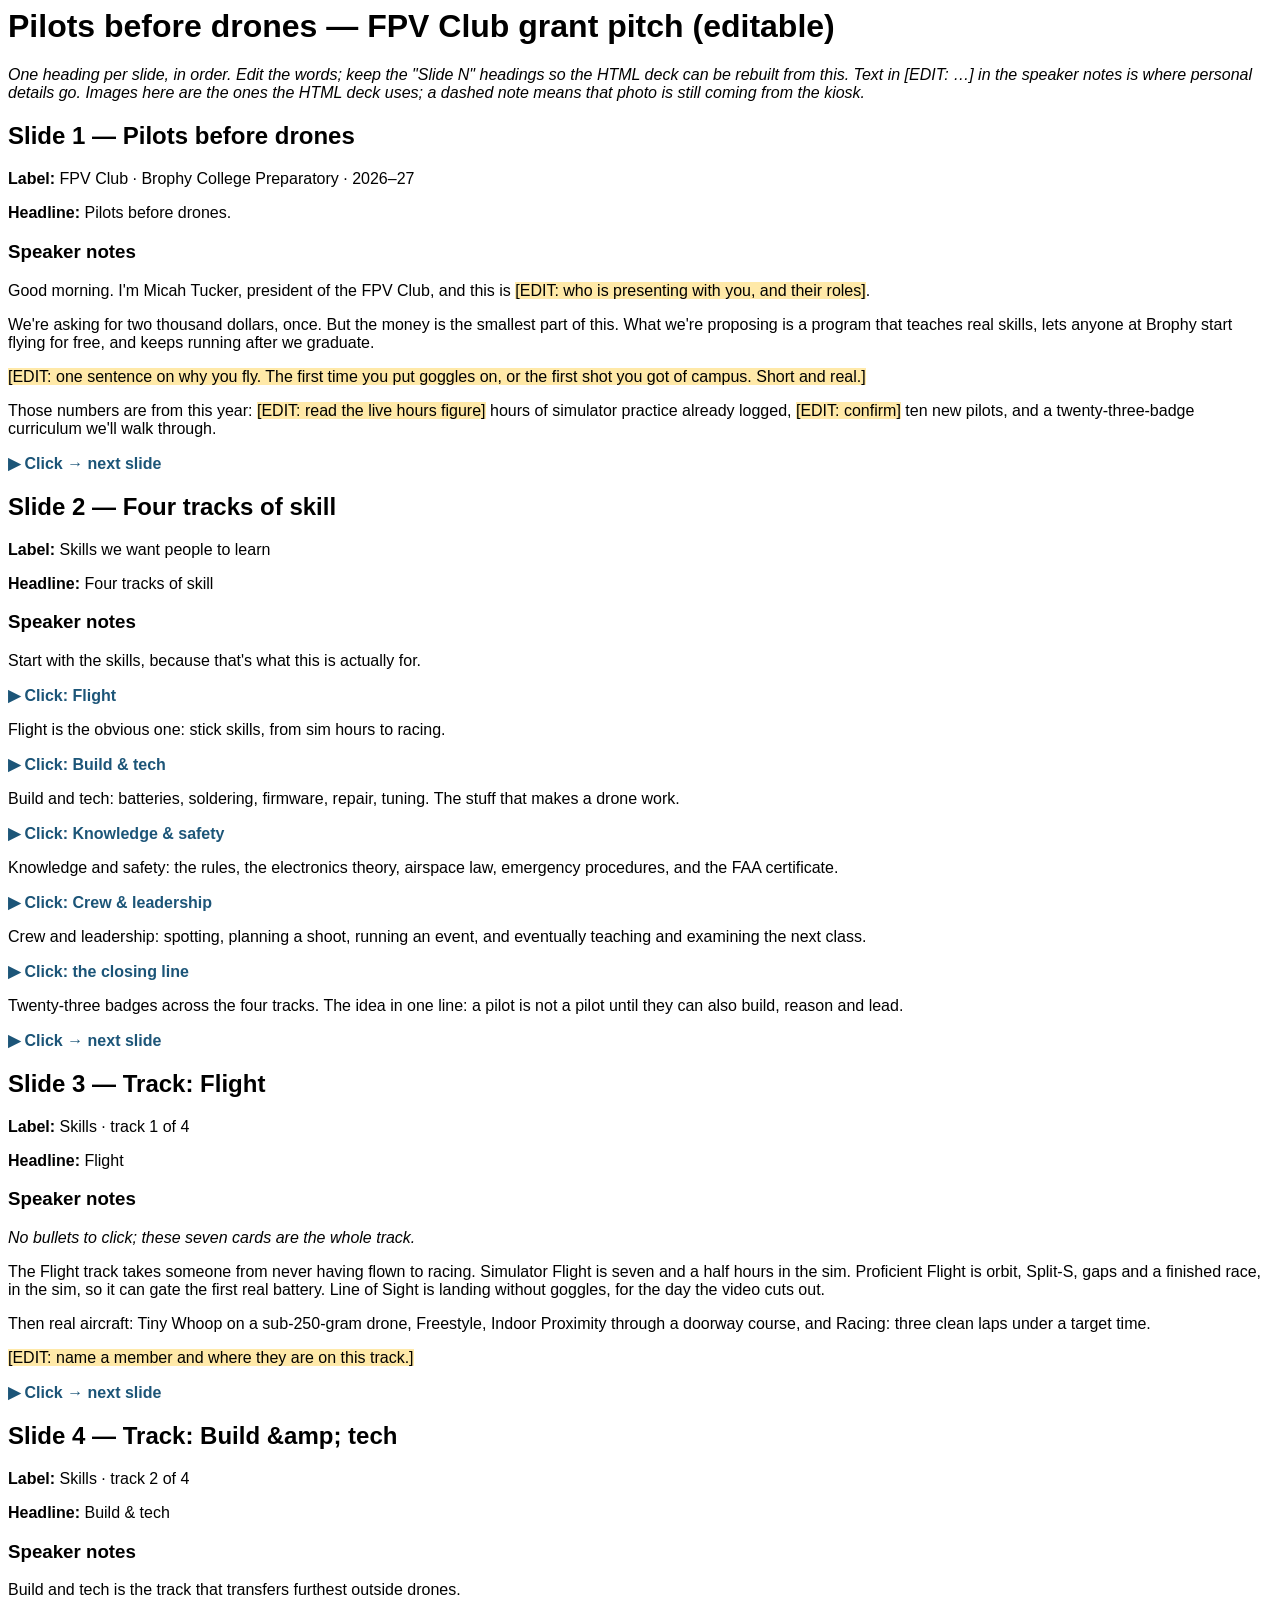
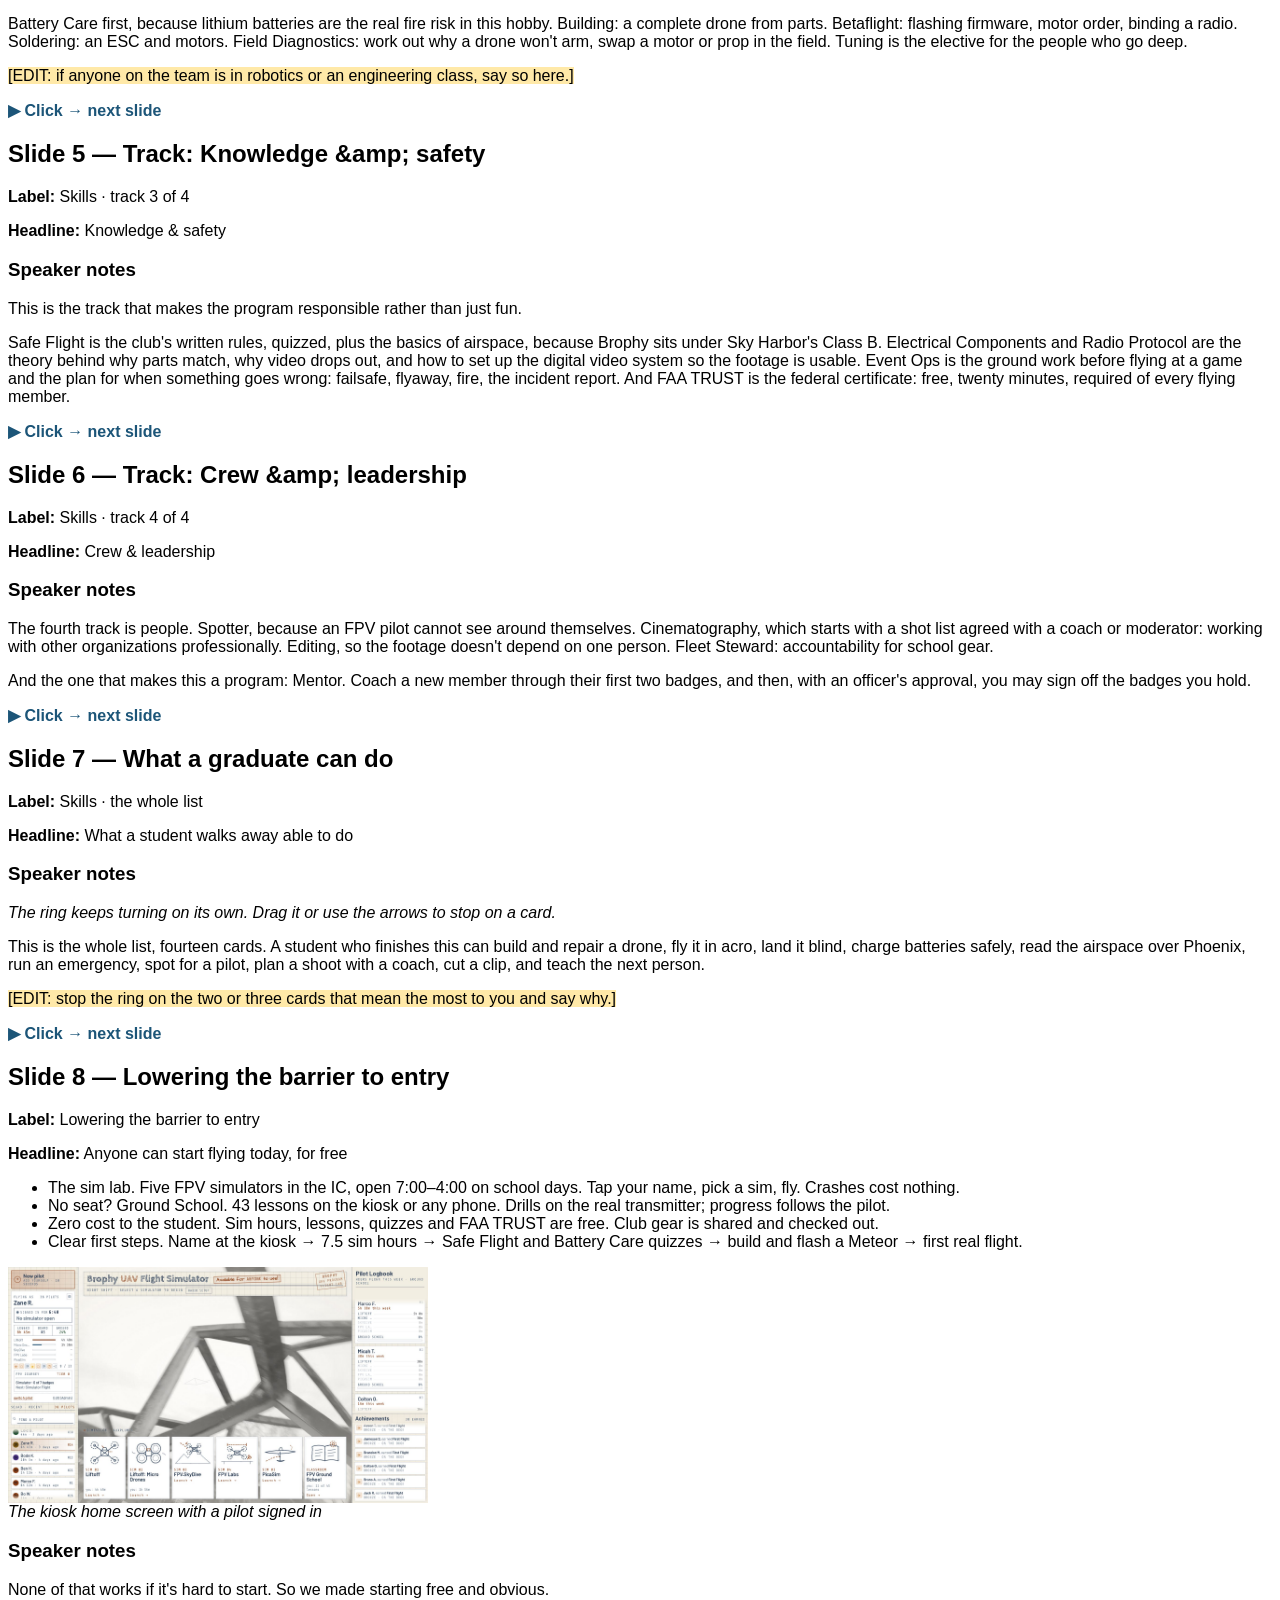
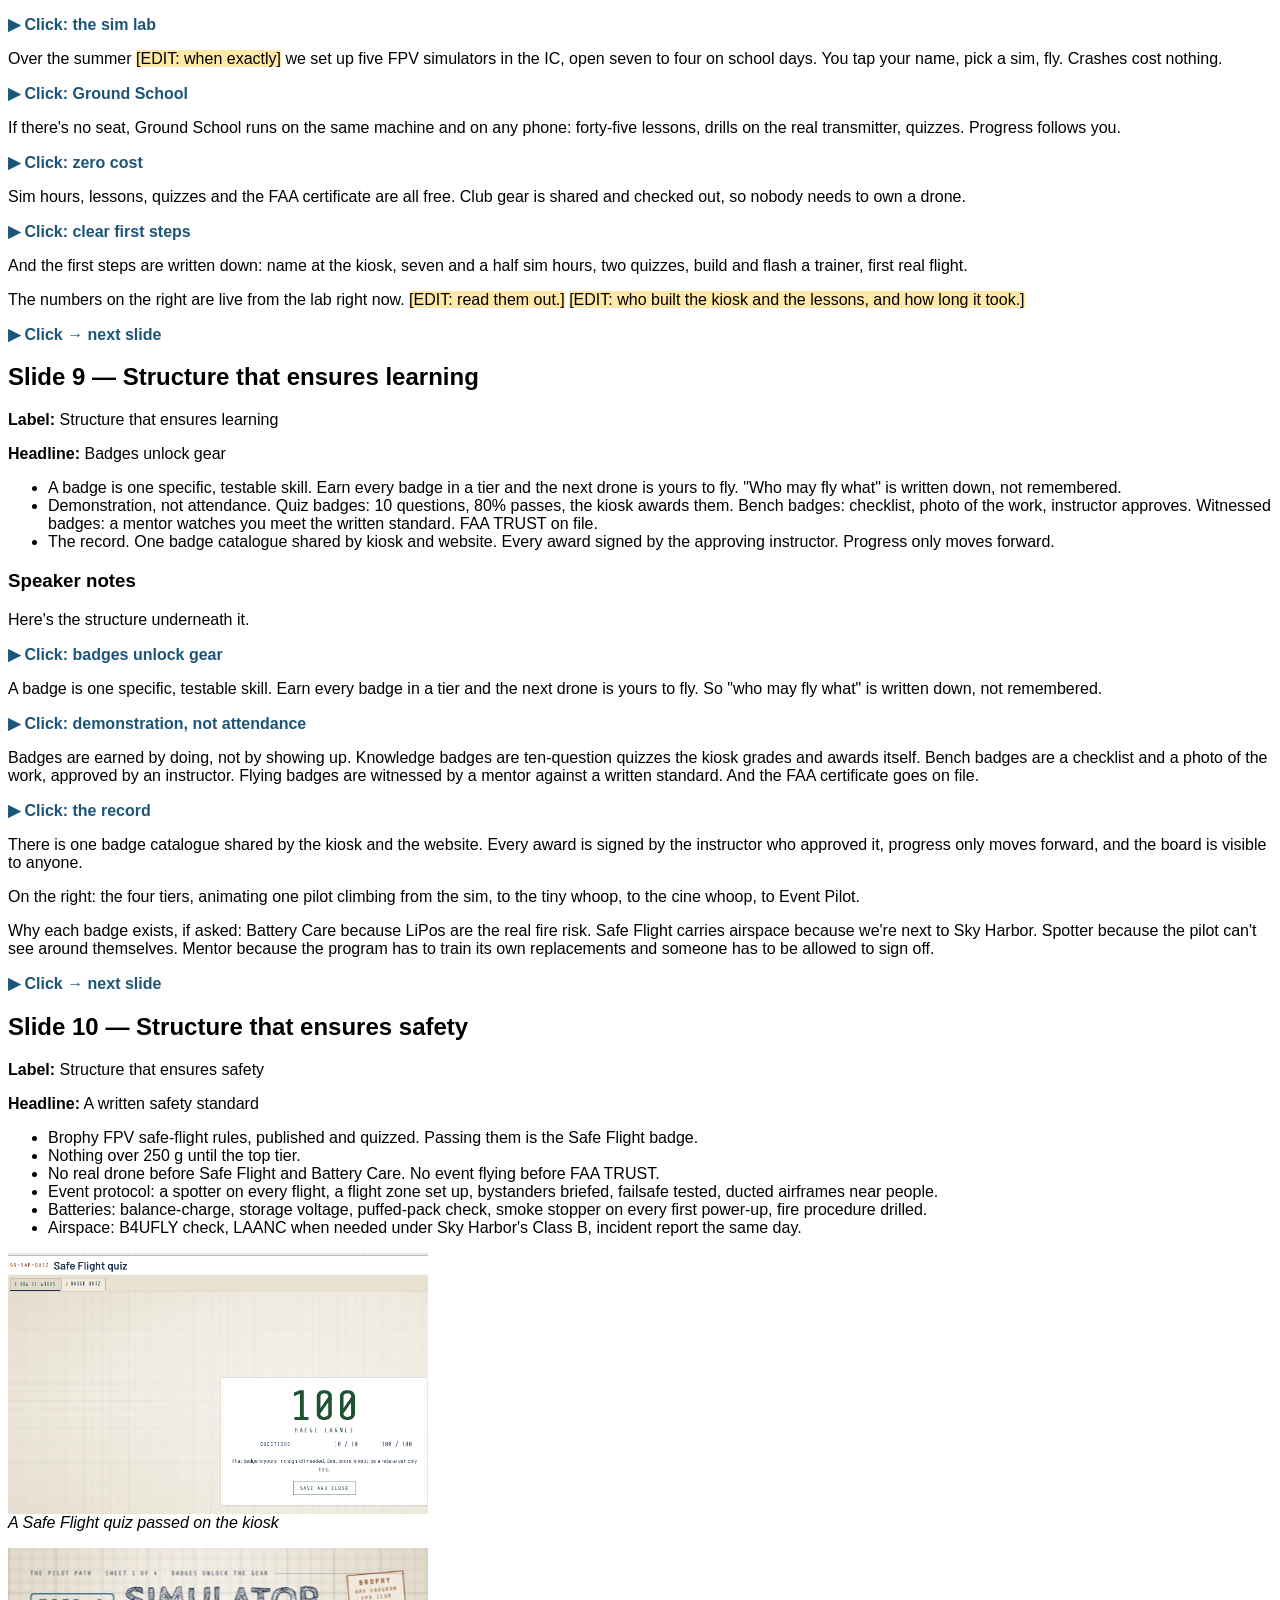
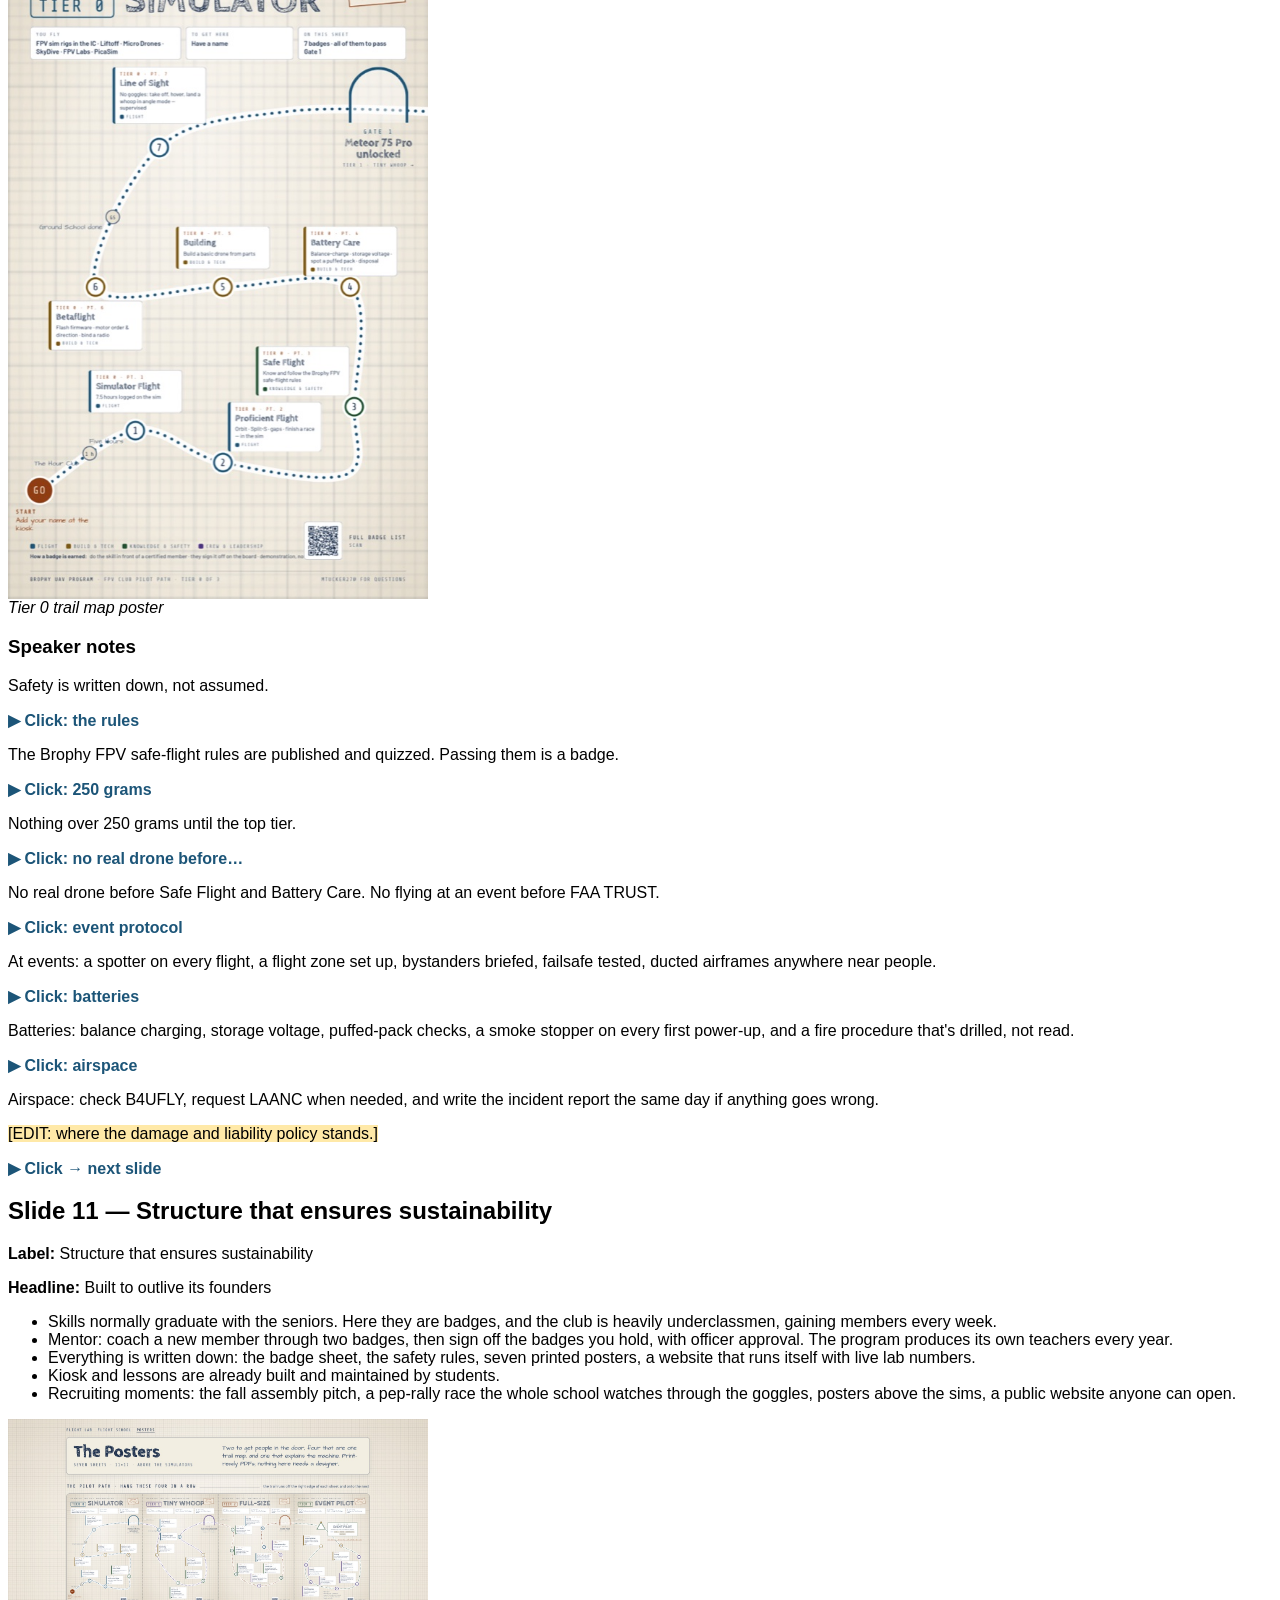
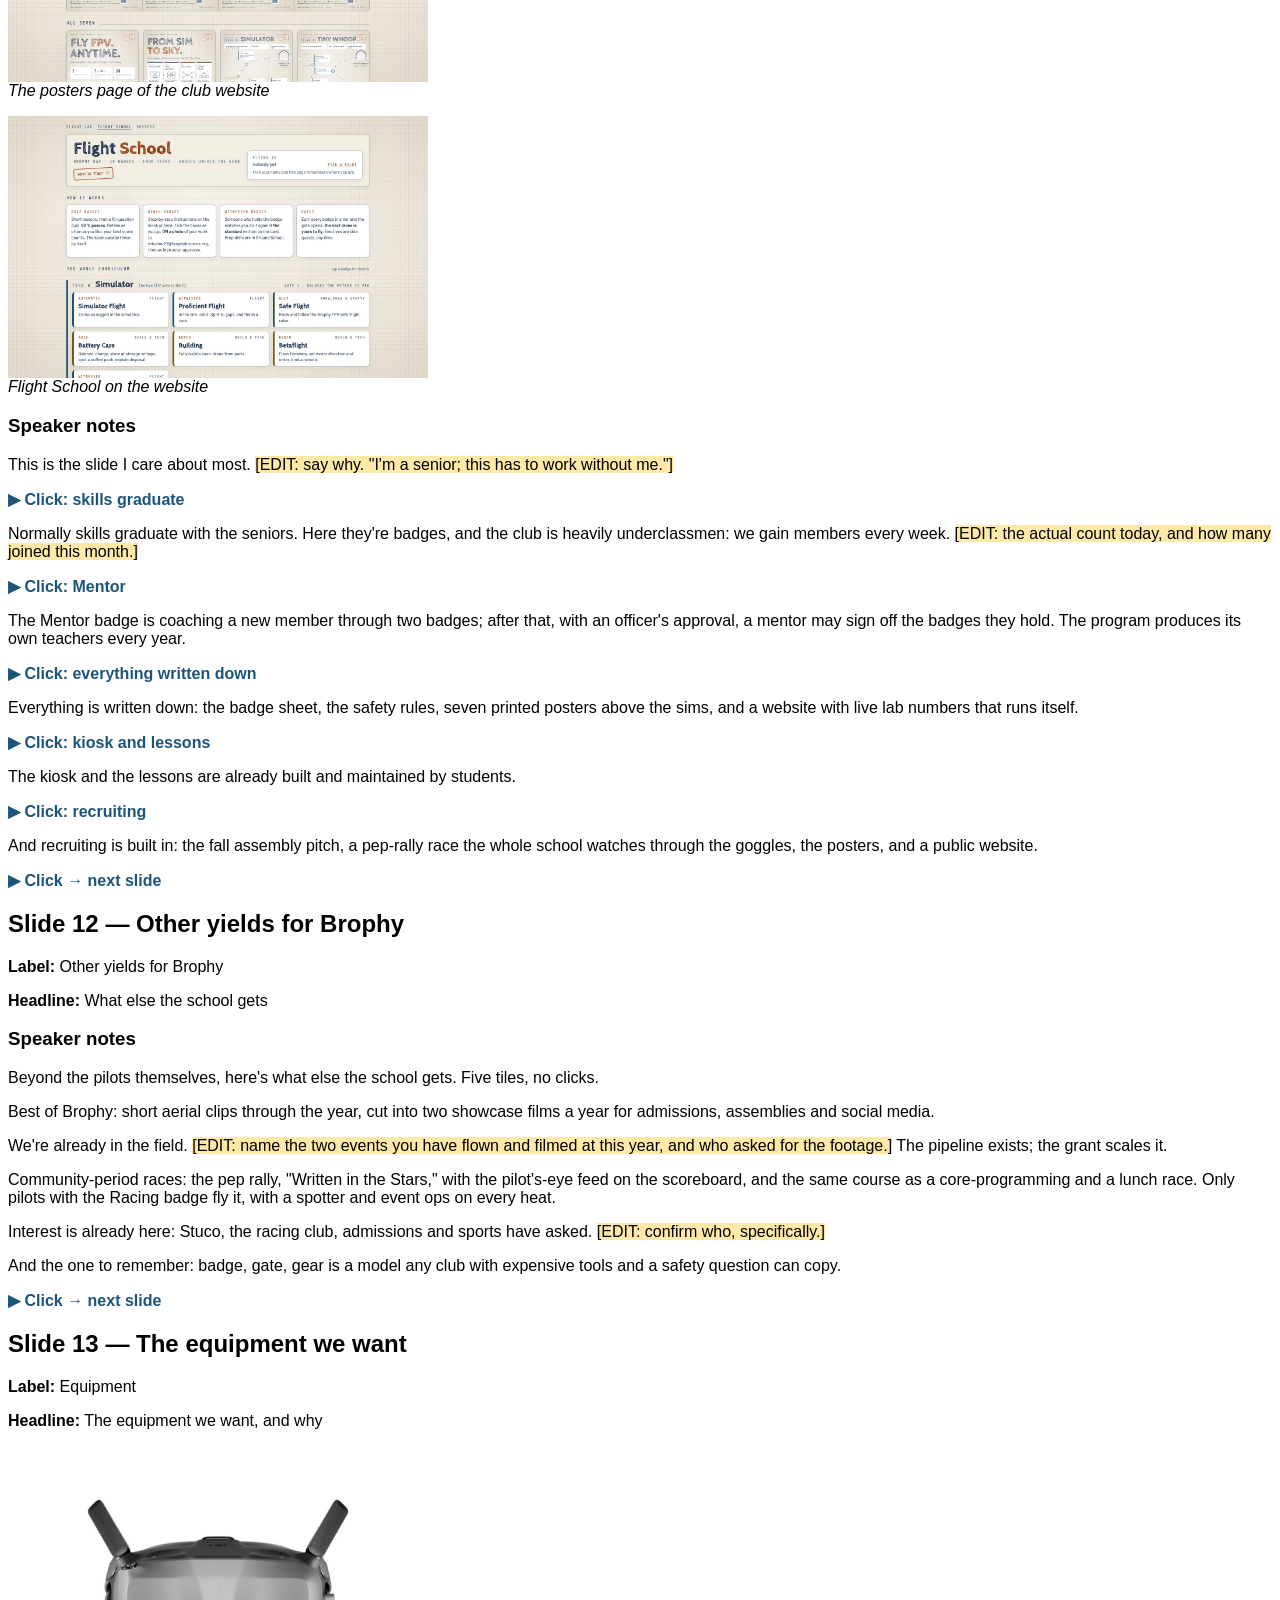
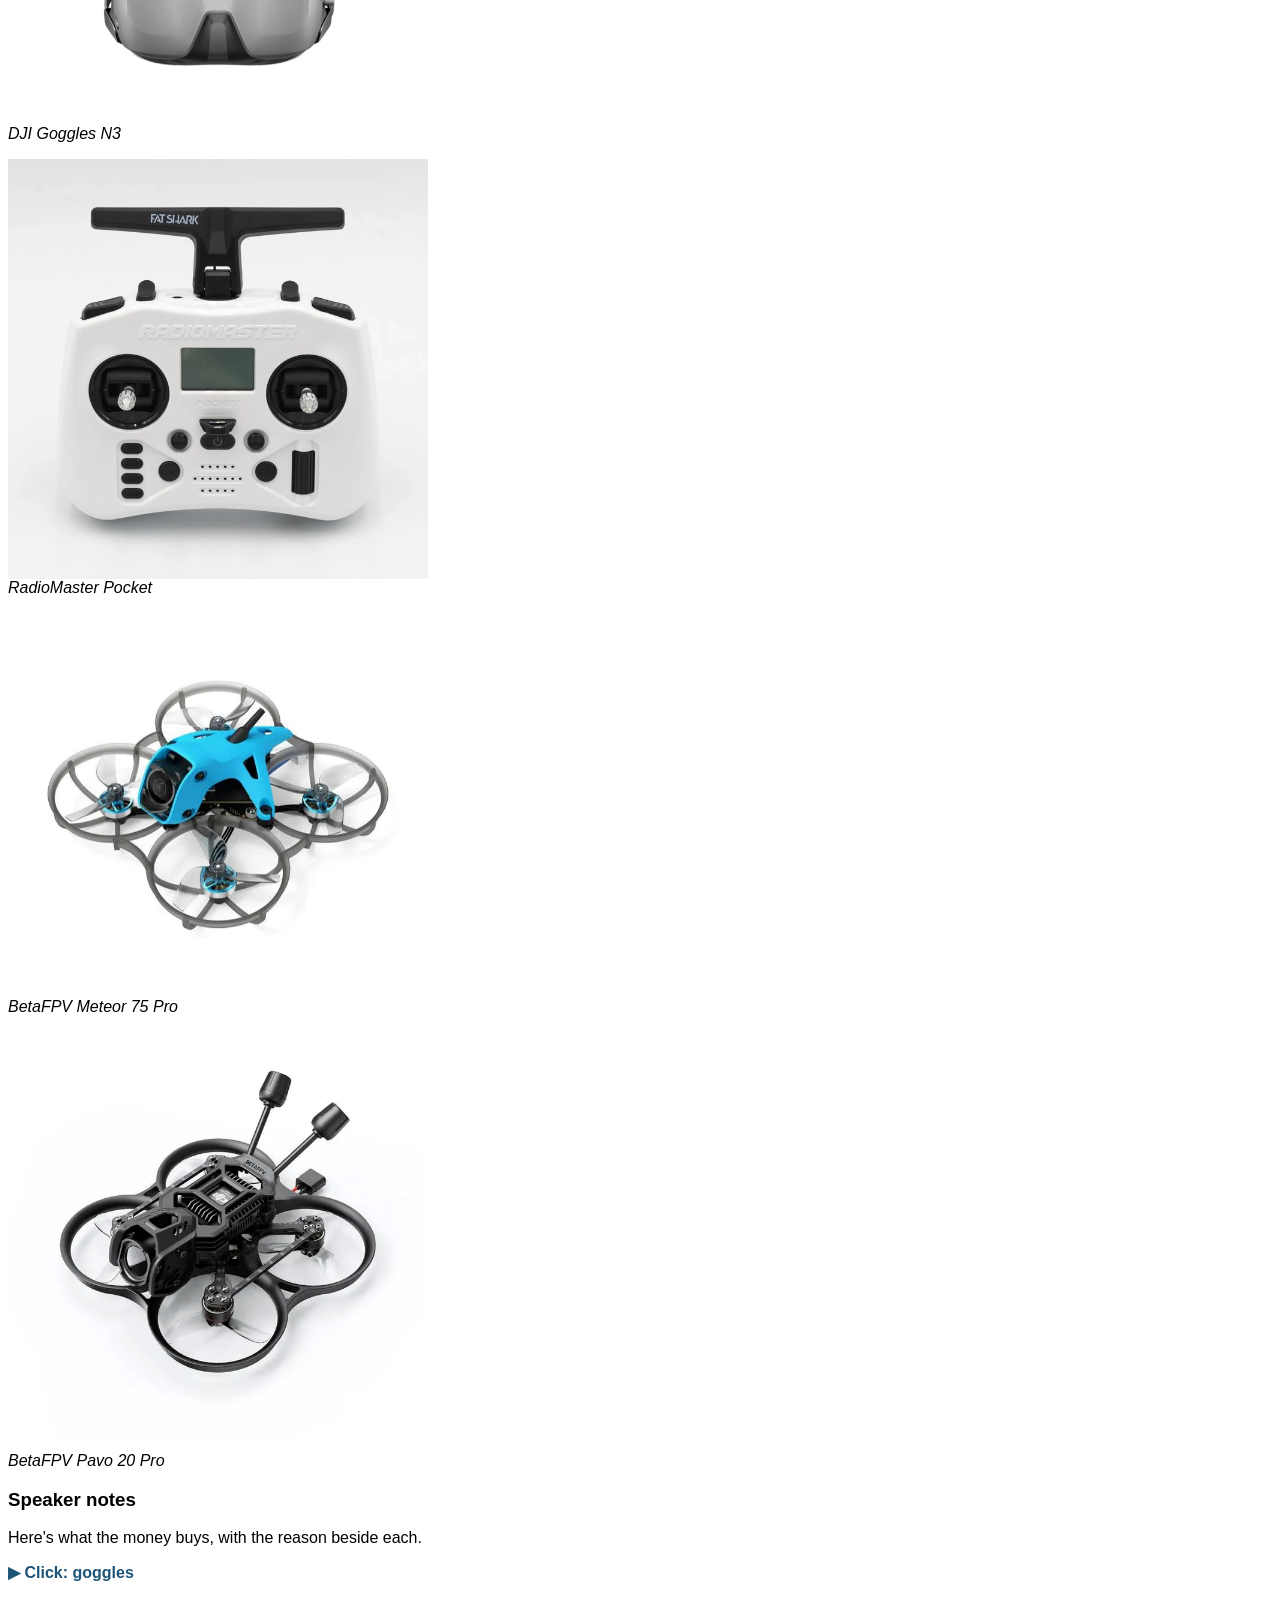
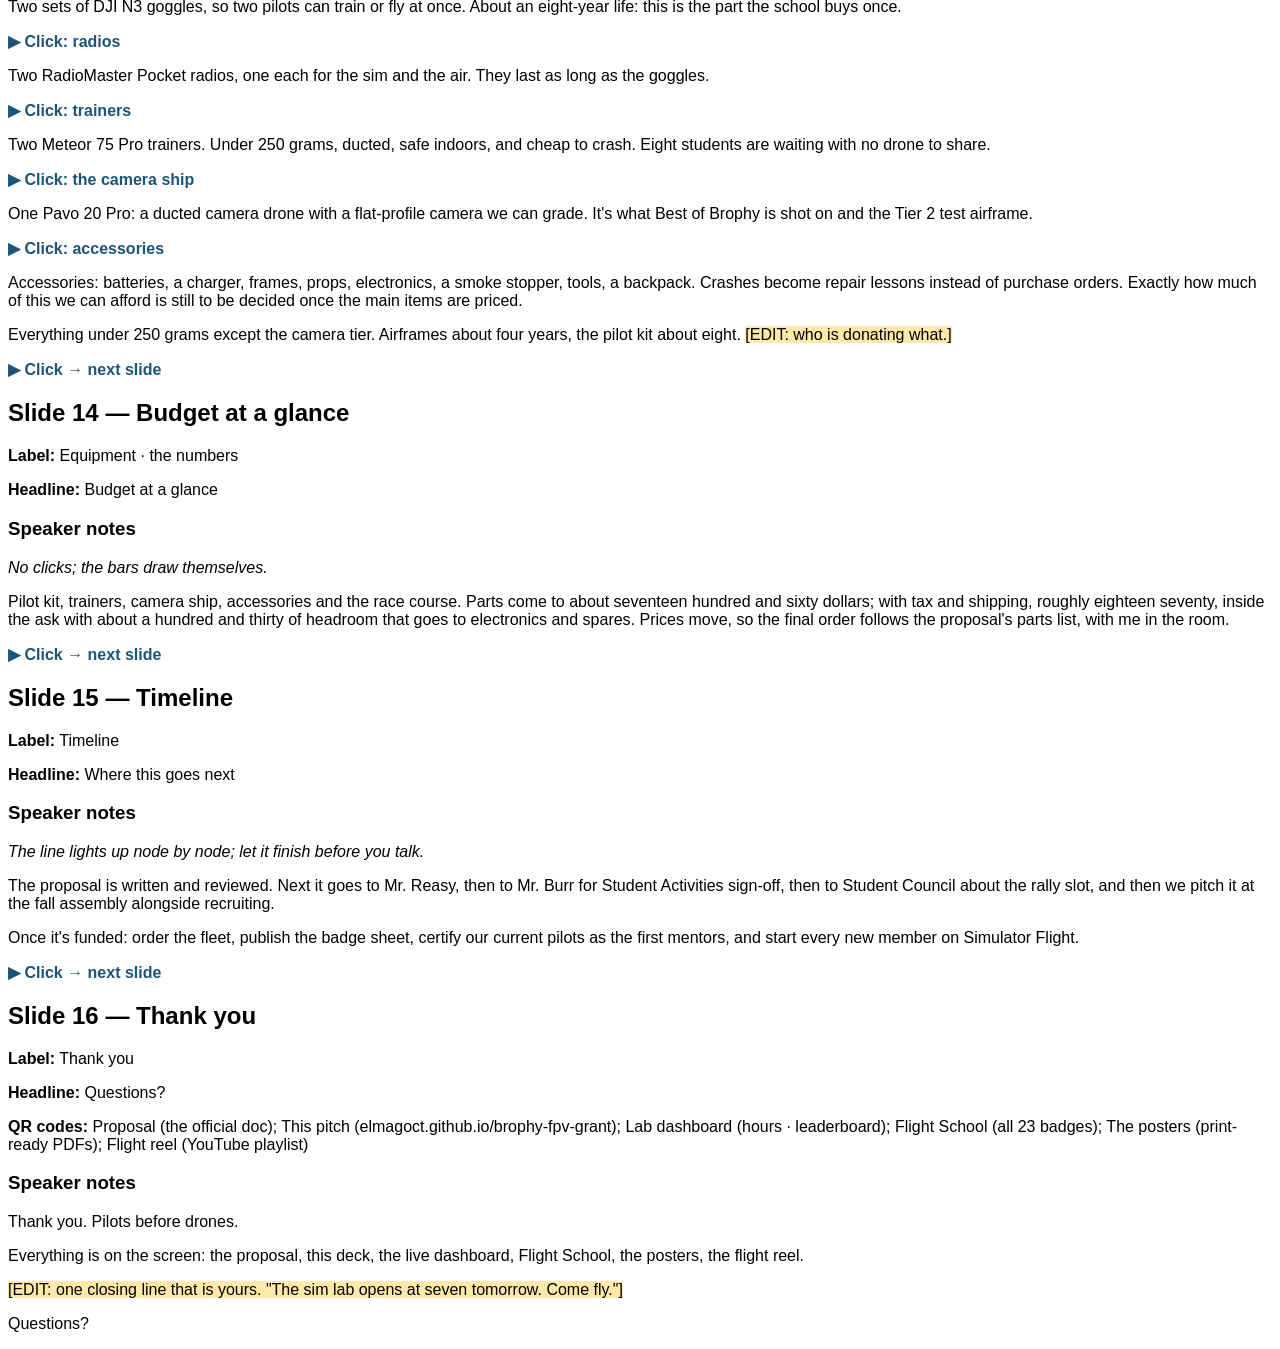
<file: slides/pitch-doc.html>
<html><body style="font-family:Arial">
<h1>Pilots before drones — FPV Club grant pitch (editable)</h1>
<p><i>One heading per slide, in order. Edit the words; keep the "Slide N" headings so the HTML deck can be rebuilt from this. Text in [EDIT: …] in the speaker notes is where personal details go. Images here are the ones the HTML deck uses; a dashed note means that photo is still coming from the kiosk.</i></p>
<h2>Slide 1 — Pilots before drones</h2>
<p><b>Label:</b> FPV Club · Brophy College Preparatory · 2026–27</p>
<p><b>Headline:</b> Pilots before drones.</p>
<h3>Speaker notes</h3>
<p>Good morning. I&#x27;m Micah Tucker, president of the FPV Club, and this is <span style="background:#ffe9a8">[EDIT: who is presenting with you, and their roles]</span>.</p>
<p>We&#x27;re asking for two thousand dollars, once. But the money is the smallest part of this. What we&#x27;re proposing is a program that teaches real skills, lets anyone at Brophy start flying for free, and keeps running after we graduate.</p>
<p><span style="background:#ffe9a8">[EDIT: one sentence on why you fly. The first time you put goggles on, or the first shot you got of campus. Short and real.]</span></p>
<p>Those numbers are from this year: <span style="background:#ffe9a8">[EDIT: read the live hours figure]</span> hours of simulator practice already logged, <span style="background:#ffe9a8">[EDIT: confirm]</span> ten new pilots, and a twenty-three-badge curriculum we&#x27;ll walk through.</p>
<p style="color:#1c5578"><b>▶ Click → next slide</b></p>
<h2>Slide 2 — Four tracks of skill</h2>
<p><b>Label:</b> Skills we want people to learn</p>
<p><b>Headline:</b> Four tracks of skill</p>
<h3>Speaker notes</h3>
<p>Start with the skills, because that&#x27;s what this is actually for.</p>
<p style="color:#1c5578"><b>▶ Click: Flight</b></p>
<p>Flight is the obvious one: stick skills, from sim hours to racing.</p>
<p style="color:#1c5578"><b>▶ Click: Build &amp; tech</b></p>
<p>Build and tech: batteries, soldering, firmware, repair, tuning. The stuff that makes a drone work.</p>
<p style="color:#1c5578"><b>▶ Click: Knowledge &amp; safety</b></p>
<p>Knowledge and safety: the rules, the electronics theory, airspace law, emergency procedures, and the FAA certificate.</p>
<p style="color:#1c5578"><b>▶ Click: Crew &amp; leadership</b></p>
<p>Crew and leadership: spotting, planning a shoot, running an event, and eventually teaching and examining the next class.</p>
<p style="color:#1c5578"><b>▶ Click: the closing line</b></p>
<p>Twenty-three badges across the four tracks. The idea in one line: a pilot is not a pilot until they can also build, reason and lead.</p>
<p style="color:#1c5578"><b>▶ Click → next slide</b></p>
<h2>Slide 3 — Track: Flight</h2>
<p><b>Label:</b> Skills · track 1 of 4</p>
<p><b>Headline:</b> Flight</p>
<h3>Speaker notes</h3>
<p><i>No bullets to click; these seven cards are the whole track.</i></p>
<p>The Flight track takes someone from never having flown to racing. Simulator Flight is seven and a half hours in the sim. Proficient Flight is orbit, Split-S, gaps and a finished race, in the sim, so it can gate the first real battery. Line of Sight is landing without goggles, for the day the video cuts out.</p>
<p>Then real aircraft: Tiny Whoop on a sub-250-gram drone, Freestyle, Indoor Proximity through a doorway course, and Racing: three clean laps under a target time.</p>
<p><span style="background:#ffe9a8">[EDIT: name a member and where they are on this track.]</span></p>
<p style="color:#1c5578"><b>▶ Click → next slide</b></p>
<h2>Slide 4 — Track: Build &amp;amp; tech</h2>
<p><b>Label:</b> Skills · track 2 of 4</p>
<p><b>Headline:</b> Build &amp; tech</p>
<h3>Speaker notes</h3>
<p>Build and tech is the track that transfers furthest outside drones.</p>
<p>Battery Care first, because lithium batteries are the real fire risk in this hobby. Building: a complete drone from parts. Betaflight: flashing firmware, motor order, binding a radio. Soldering: an ESC and motors. Field Diagnostics: work out why a drone won&#x27;t arm, swap a motor or prop in the field. Tuning is the elective for the people who go deep.</p>
<p><span style="background:#ffe9a8">[EDIT: if anyone on the team is in robotics or an engineering class, say so here.]</span></p>
<p style="color:#1c5578"><b>▶ Click → next slide</b></p>
<h2>Slide 5 — Track: Knowledge &amp;amp; safety</h2>
<p><b>Label:</b> Skills · track 3 of 4</p>
<p><b>Headline:</b> Knowledge &amp; safety</p>
<h3>Speaker notes</h3>
<p>This is the track that makes the program responsible rather than just fun.</p>
<p>Safe Flight is the club&#x27;s written rules, quizzed, plus the basics of airspace, because Brophy sits under Sky Harbor&#x27;s Class B. Electrical Components and Radio Protocol are the theory behind why parts match, why video drops out, and how to set up the digital video system so the footage is usable. Event Ops is the ground work before flying at a game and the plan for when something goes wrong: failsafe, flyaway, fire, the incident report. And FAA TRUST is the federal certificate: free, twenty minutes, required of every flying member.</p>
<p style="color:#1c5578"><b>▶ Click → next slide</b></p>
<h2>Slide 6 — Track: Crew &amp;amp; leadership</h2>
<p><b>Label:</b> Skills · track 4 of 4</p>
<p><b>Headline:</b> Crew &amp; leadership</p>
<h3>Speaker notes</h3>
<p>The fourth track is people. Spotter, because an FPV pilot cannot see around themselves. Cinematography, which starts with a shot list agreed with a coach or moderator: working with other organizations professionally. Editing, so the footage doesn&#x27;t depend on one person. Fleet Steward: accountability for school gear.</p>
<p>And the one that makes this a program: Mentor. Coach a new member through their first two badges, and then, with an officer&#x27;s approval, you may sign off the badges you hold.</p>
<p style="color:#1c5578"><b>▶ Click → next slide</b></p>
<h2>Slide 7 — What a graduate can do</h2>
<p><b>Label:</b> Skills · the whole list</p>
<p><b>Headline:</b> What a student walks away able to do</p>
<h3>Speaker notes</h3>
<p><i>The ring keeps turning on its own. Drag it or use the arrows to stop on a card.</i></p>
<p>This is the whole list, fourteen cards. A student who finishes this can build and repair a drone, fly it in acro, land it blind, charge batteries safely, read the airspace over Phoenix, run an emergency, spot for a pilot, plan a shoot with a coach, cut a clip, and teach the next person.</p>
<p><span style="background:#ffe9a8">[EDIT: stop the ring on the two or three cards that mean the most to you and say why.]</span></p>
<p style="color:#1c5578"><b>▶ Click → next slide</b></p>
<h2>Slide 8 — Lowering the barrier to entry</h2>
<p><b>Label:</b> Lowering the barrier to entry</p>
<p><b>Headline:</b> Anyone can start flying today, for free</p>
<ul><li>The sim lab. Five FPV simulators in the IC, open 7:00–4:00 on school days. Tap your name, pick a sim, fly. Crashes cost nothing.</li><li>No seat? Ground School. 43 lessons on the kiosk or any phone. Drills on the real transmitter; progress follows the pilot.</li><li>Zero cost to the student. Sim hours, lessons, quizzes and FAA TRUST are free. Club gear is shared and checked out.</li><li>Clear first steps. Name at the kiosk → 7.5 sim hours → Safe Flight and Battery Care quizzes → build and flash a Meteor → first real flight.</li></ul>
<p><img src="https://elmagoct.github.io/brophy-fpv-grant/assets/img/kiosk/kiosk-home.jpg" width="420"><br><i>The kiosk home screen with a pilot signed in</i></p>
<h3>Speaker notes</h3>
<p>None of that works if it&#x27;s hard to start. So we made starting free and obvious.</p>
<p style="color:#1c5578"><b>▶ Click: the sim lab</b></p>
<p>Over the summer <span style="background:#ffe9a8">[EDIT: when exactly]</span> we set up five FPV simulators in the IC, open seven to four on school days. You tap your name, pick a sim, fly. Crashes cost nothing.</p>
<p style="color:#1c5578"><b>▶ Click: Ground School</b></p>
<p>If there&#x27;s no seat, Ground School runs on the same machine and on any phone: forty-five lessons, drills on the real transmitter, quizzes. Progress follows you.</p>
<p style="color:#1c5578"><b>▶ Click: zero cost</b></p>
<p>Sim hours, lessons, quizzes and the FAA certificate are all free. Club gear is shared and checked out, so nobody needs to own a drone.</p>
<p style="color:#1c5578"><b>▶ Click: clear first steps</b></p>
<p>And the first steps are written down: name at the kiosk, seven and a half sim hours, two quizzes, build and flash a trainer, first real flight.</p>
<p>The numbers on the right are live from the lab right now. <span style="background:#ffe9a8">[EDIT: read them out.]</span> <span style="background:#ffe9a8">[EDIT: who built the kiosk and the lessons, and how long it took.]</span></p>
<p style="color:#1c5578"><b>▶ Click → next slide</b></p>
<h2>Slide 9 — Structure that ensures learning</h2>
<p><b>Label:</b> Structure that ensures learning</p>
<p><b>Headline:</b> Badges unlock gear</p>
<ul><li>A badge is one specific, testable skill. Earn every badge in a tier and the next drone is yours to fly. &quot;Who may fly what&quot; is written down, not remembered.</li><li>Demonstration, not attendance. Quiz badges: 10 questions, 80% passes, the kiosk awards them. Bench badges: checklist, photo of the work, instructor approves. Witnessed badges: a mentor watches you meet the written standard. FAA TRUST on file.</li><li>The record. One badge catalogue shared by kiosk and website. Every award signed by the approving instructor. Progress only moves forward.</li></ul>
<h3>Speaker notes</h3>
<p>Here&#x27;s the structure underneath it.</p>
<p style="color:#1c5578"><b>▶ Click: badges unlock gear</b></p>
<p>A badge is one specific, testable skill. Earn every badge in a tier and the next drone is yours to fly. So &quot;who may fly what&quot; is written down, not remembered.</p>
<p style="color:#1c5578"><b>▶ Click: demonstration, not attendance</b></p>
<p>Badges are earned by doing, not by showing up. Knowledge badges are ten-question quizzes the kiosk grades and awards itself. Bench badges are a checklist and a photo of the work, approved by an instructor. Flying badges are witnessed by a mentor against a written standard. And the FAA certificate goes on file.</p>
<p style="color:#1c5578"><b>▶ Click: the record</b></p>
<p>There is one badge catalogue shared by the kiosk and the website. Every award is signed by the instructor who approved it, progress only moves forward, and the board is visible to anyone.</p>
<p>On the right: the four tiers, animating one pilot climbing from the sim, to the tiny whoop, to the cine whoop, to Event Pilot.</p>
<p>Why each badge exists, if asked: Battery Care because LiPos are the real fire risk. Safe Flight carries airspace because we&#x27;re next to Sky Harbor. Spotter because the pilot can&#x27;t see around themselves. Mentor because the program has to train its own replacements and someone has to be allowed to sign off.</p>
<p style="color:#1c5578"><b>▶ Click → next slide</b></p>
<h2>Slide 10 — Structure that ensures safety</h2>
<p><b>Label:</b> Structure that ensures safety</p>
<p><b>Headline:</b> A written safety standard</p>
<ul><li>Brophy FPV safe-flight rules, published and quizzed. Passing them is the Safe Flight badge.</li><li>Nothing over 250 g until the top tier.</li><li>No real drone before Safe Flight and Battery Care. No event flying before FAA TRUST.</li><li>Event protocol: a spotter on every flight, a flight zone set up, bystanders briefed, failsafe tested, ducted airframes near people.</li><li>Batteries: balance-charge, storage voltage, puffed-pack check, smoke stopper on every first power-up, fire procedure drilled.</li><li>Airspace: B4UFLY check, LAANC when needed under Sky Harbor&#x27;s Class B, incident report the same day.</li></ul>
<p><img src="https://elmagoct.github.io/brophy-fpv-grant/assets/img/kiosk/kiosk-quiz-pass.png" width="420"><br><i>A Safe Flight quiz passed on the kiosk</i></p>
<p><img src="https://elmagoct.github.io/brophy-fpv-grant/assets/img/posters/03-map-tier0.jpg" width="420"><br><i>Tier 0 trail map poster</i></p>
<h3>Speaker notes</h3>
<p>Safety is written down, not assumed.</p>
<p style="color:#1c5578"><b>▶ Click: the rules</b></p>
<p>The Brophy FPV safe-flight rules are published and quizzed. Passing them is a badge.</p>
<p style="color:#1c5578"><b>▶ Click: 250 grams</b></p>
<p>Nothing over 250 grams until the top tier.</p>
<p style="color:#1c5578"><b>▶ Click: no real drone before…</b></p>
<p>No real drone before Safe Flight and Battery Care. No flying at an event before FAA TRUST.</p>
<p style="color:#1c5578"><b>▶ Click: event protocol</b></p>
<p>At events: a spotter on every flight, a flight zone set up, bystanders briefed, failsafe tested, ducted airframes anywhere near people.</p>
<p style="color:#1c5578"><b>▶ Click: batteries</b></p>
<p>Batteries: balance charging, storage voltage, puffed-pack checks, a smoke stopper on every first power-up, and a fire procedure that&#x27;s drilled, not read.</p>
<p style="color:#1c5578"><b>▶ Click: airspace</b></p>
<p>Airspace: check B4UFLY, request LAANC when needed, and write the incident report the same day if anything goes wrong.</p>
<p><span style="background:#ffe9a8">[EDIT: where the damage and liability policy stands.]</span></p>
<p style="color:#1c5578"><b>▶ Click → next slide</b></p>
<h2>Slide 11 — Structure that ensures sustainability</h2>
<p><b>Label:</b> Structure that ensures sustainability</p>
<p><b>Headline:</b> Built to outlive its founders</p>
<ul><li>Skills normally graduate with the seniors. Here they are badges, and the club is heavily underclassmen, gaining members every week.</li><li>Mentor: coach a new member through two badges, then sign off the badges you hold, with officer approval. The program produces its own teachers every year.</li><li>Everything is written down: the badge sheet, the safety rules, seven printed posters, a website that runs itself with live lab numbers.</li><li>Kiosk and lessons are already built and maintained by students.</li><li>Recruiting moments: the fall assembly pitch, a pep-rally race the whole school watches through the goggles, posters above the sims, a public website anyone can open.</li></ul>
<p><img src="https://elmagoct.github.io/brophy-fpv-grant/assets/img/web/web-posters.jpg" width="420"><br><i>The posters page of the club website</i></p>
<p><img src="https://elmagoct.github.io/brophy-fpv-grant/assets/img/web/web-flightschool.jpg" width="420"><br><i>Flight School on the website</i></p>
<h3>Speaker notes</h3>
<p>This is the slide I care about most. <span style="background:#ffe9a8">[EDIT: say why. &quot;I&#x27;m a senior; this has to work without me.&quot;]</span></p>
<p style="color:#1c5578"><b>▶ Click: skills graduate</b></p>
<p>Normally skills graduate with the seniors. Here they&#x27;re badges, and the club is heavily underclassmen: we gain members every week. <span style="background:#ffe9a8">[EDIT: the actual count today, and how many joined this month.]</span></p>
<p style="color:#1c5578"><b>▶ Click: Mentor</b></p>
<p>The Mentor badge is coaching a new member through two badges; after that, with an officer&#x27;s approval, a mentor may sign off the badges they hold. The program produces its own teachers every year.</p>
<p style="color:#1c5578"><b>▶ Click: everything written down</b></p>
<p>Everything is written down: the badge sheet, the safety rules, seven printed posters above the sims, and a website with live lab numbers that runs itself.</p>
<p style="color:#1c5578"><b>▶ Click: kiosk and lessons</b></p>
<p>The kiosk and the lessons are already built and maintained by students.</p>
<p style="color:#1c5578"><b>▶ Click: recruiting</b></p>
<p>And recruiting is built in: the fall assembly pitch, a pep-rally race the whole school watches through the goggles, the posters, and a public website.</p>
<p style="color:#1c5578"><b>▶ Click → next slide</b></p>
<h2>Slide 12 — Other yields for Brophy</h2>
<p><b>Label:</b> Other yields for Brophy</p>
<p><b>Headline:</b> What else the school gets</p>
<h3>Speaker notes</h3>
<p>Beyond the pilots themselves, here&#x27;s what else the school gets. Five tiles, no clicks.</p>
<p>Best of Brophy: short aerial clips through the year, cut into two showcase films a year for admissions, assemblies and social media.</p>
<p>We&#x27;re already in the field. <span style="background:#ffe9a8">[EDIT: name the two events you have flown and filmed at this year, and who asked for the footage.]</span> The pipeline exists; the grant scales it.</p>
<p>Community-period races: the pep rally, &quot;Written in the Stars,&quot; with the pilot&#x27;s-eye feed on the scoreboard, and the same course as a core-programming and a lunch race. Only pilots with the Racing badge fly it, with a spotter and event ops on every heat.</p>
<p>Interest is already here: Stuco, the racing club, admissions and sports have asked. <span style="background:#ffe9a8">[EDIT: confirm who, specifically.]</span></p>
<p>And the one to remember: badge, gate, gear is a model any club with expensive tools and a safety question can copy.</p>
<p style="color:#1c5578"><b>▶ Click → next slide</b></p>
<h2>Slide 13 — The equipment we want</h2>
<p><b>Label:</b> Equipment</p>
<p><b>Headline:</b> The equipment we want, and why</p>
<p><img src="https://elmagoct.github.io/brophy-fpv-grant/assets/img/gear/goggles.png" width="420"><br><i>DJI Goggles N3</i></p>
<p><img src="https://elmagoct.github.io/brophy-fpv-grant/assets/img/gear/radio.png" width="420"><br><i>RadioMaster Pocket</i></p>
<p><img src="https://elmagoct.github.io/brophy-fpv-grant/assets/img/gear/meteor.png" width="420"><br><i>BetaFPV Meteor 75 Pro</i></p>
<p><img src="https://elmagoct.github.io/brophy-fpv-grant/assets/img/gear/pavo.png" width="420"><br><i>BetaFPV Pavo 20 Pro</i></p>
<h3>Speaker notes</h3>
<p>Here&#x27;s what the money buys, with the reason beside each.</p>
<p style="color:#1c5578"><b>▶ Click: goggles</b></p>
<p>Two sets of DJI N3 goggles, so two pilots can train or fly at once. About an eight-year life: this is the part the school buys once.</p>
<p style="color:#1c5578"><b>▶ Click: radios</b></p>
<p>Two RadioMaster Pocket radios, one each for the sim and the air. They last as long as the goggles.</p>
<p style="color:#1c5578"><b>▶ Click: trainers</b></p>
<p>Two Meteor 75 Pro trainers. Under 250 grams, ducted, safe indoors, and cheap to crash. Eight students are waiting with no drone to share.</p>
<p style="color:#1c5578"><b>▶ Click: the camera ship</b></p>
<p>One Pavo 20 Pro: a ducted camera drone with a flat-profile camera we can grade. It&#x27;s what Best of Brophy is shot on and the Tier 2 test airframe.</p>
<p style="color:#1c5578"><b>▶ Click: accessories</b></p>
<p>Accessories: batteries, a charger, frames, props, electronics, a smoke stopper, tools, a backpack. Crashes become repair lessons instead of purchase orders. Exactly how much of this we can afford is still to be decided once the main items are priced.</p>
<p>Everything under 250 grams except the camera tier. Airframes about four years, the pilot kit about eight. <span style="background:#ffe9a8">[EDIT: who is donating what.]</span></p>
<p style="color:#1c5578"><b>▶ Click → next slide</b></p>
<h2>Slide 14 — Budget at a glance</h2>
<p><b>Label:</b> Equipment · the numbers</p>
<p><b>Headline:</b> Budget at a glance</p>
<h3>Speaker notes</h3>
<p><i>No clicks; the bars draw themselves.</i></p>
<p>Pilot kit, trainers, camera ship, accessories and the race course. Parts come to about seventeen hundred and sixty dollars; with tax and shipping, roughly eighteen seventy, inside the ask with about a hundred and thirty of headroom that goes to electronics and spares. Prices move, so the final order follows the proposal&#x27;s parts list, with me in the room.</p>
<p style="color:#1c5578"><b>▶ Click → next slide</b></p>
<h2>Slide 15 — Timeline</h2>
<p><b>Label:</b> Timeline</p>
<p><b>Headline:</b> Where this goes next</p>
<h3>Speaker notes</h3>
<p><i>The line lights up node by node; let it finish before you talk.</i></p>
<p>The proposal is written and reviewed. Next it goes to Mr. Reasy, then to Mr. Burr for Student Activities sign-off, then to Student Council about the rally slot, and then we pitch it at the fall assembly alongside recruiting.</p>
<p>Once it&#x27;s funded: order the fleet, publish the badge sheet, certify our current pilots as the first mentors, and start every new member on Simulator Flight.</p>
<p style="color:#1c5578"><b>▶ Click → next slide</b></p>
<h2>Slide 16 — Thank you</h2>
<p><b>Label:</b> Thank you</p>
<p><b>Headline:</b> Questions?</p>
<p><b>QR codes:</b> Proposal (the official doc); This pitch (elmagoct.github.io/brophy-fpv-grant); Lab dashboard (hours · leaderboard); Flight School (all 23 badges); The posters (print-ready PDFs); Flight reel (YouTube playlist)</p>
<h3>Speaker notes</h3>
<p>Thank you. Pilots before drones.</p>
<p>Everything is on the screen: the proposal, this deck, the live dashboard, Flight School, the posters, the flight reel.</p>
<p><span style="background:#ffe9a8">[EDIT: one closing line that is yours. &quot;The sim lab opens at seven tomorrow. Come fly.&quot;]</span></p>
<p>Questions?</p>
</body></html>
</file>
<file: assets/css/fonts.css>
/* Brophy FPV Club Flight Simulator - self-hosted webfonts.
 *
 * Fetched from Google Fonts ONCE, at build time. These files now ship in the
 * folder and the kiosk makes NO outbound request at runtime.
 *
 * Why: index.html used to pull a render-blocking stylesheet from
 * fonts.googleapis.com. On a filtered school network the page waited out the
 * whole timeout before painting anything - on every browser start, including
 * every watchdog restart - and then fell back to Segoe Print regardless.
 *
 * All four families are SIL Open Font License, so self-hosting is permitted.
 * Only the "latin" subsets are shipped; the UI is English.
 */

@font-face {
  font-family: 'Architects Daughter';
  font-style: normal;
  font-weight: 400;
  font-display: swap;
  src: url('../fonts/architects-daughter-400.woff2') format('woff2');
  unicode-range: U+0000-00FF, U+0131, U+0152-0153, U+02BB-02BC, U+02C6, U+02DA, U+02DC, U+0304, U+0308, U+0329, U+2000-206F, U+20AC, U+2122, U+2191, U+2193, U+2212, U+2215, U+FEFF, U+FFFD;
}
@font-face {
  font-family: 'Barlow';
  font-style: normal;
  font-weight: 300;
  font-display: swap;
  src: url('../fonts/barlow-300.woff2') format('woff2');
  unicode-range: U+0000-00FF, U+0131, U+0152-0153, U+02BB-02BC, U+02C6, U+02DA, U+02DC, U+0304, U+0308, U+0329, U+2000-206F, U+20AC, U+2122, U+2191, U+2193, U+2212, U+2215, U+FEFF, U+FFFD;
}
@font-face {
  font-family: 'Barlow';
  font-style: normal;
  font-weight: 400;
  font-display: swap;
  src: url('../fonts/barlow-400.woff2') format('woff2');
  unicode-range: U+0000-00FF, U+0131, U+0152-0153, U+02BB-02BC, U+02C6, U+02DA, U+02DC, U+0304, U+0308, U+0329, U+2000-206F, U+20AC, U+2122, U+2191, U+2193, U+2212, U+2215, U+FEFF, U+FFFD;
}
@font-face {
  font-family: 'Barlow';
  font-style: normal;
  font-weight: 500;
  font-display: swap;
  src: url('../fonts/barlow-500.woff2') format('woff2');
  unicode-range: U+0000-00FF, U+0131, U+0152-0153, U+02BB-02BC, U+02C6, U+02DA, U+02DC, U+0304, U+0308, U+0329, U+2000-206F, U+20AC, U+2122, U+2191, U+2193, U+2212, U+2215, U+FEFF, U+FFFD;
}
@font-face {
  font-family: 'Barlow';
  font-style: normal;
  font-weight: 600;
  font-display: swap;
  src: url('../fonts/barlow-600.woff2') format('woff2');
  unicode-range: U+0000-00FF, U+0131, U+0152-0153, U+02BB-02BC, U+02C6, U+02DA, U+02DC, U+0304, U+0308, U+0329, U+2000-206F, U+20AC, U+2122, U+2191, U+2193, U+2212, U+2215, U+FEFF, U+FFFD;
}
@font-face {
  font-family: 'Cabin Sketch';
  font-style: normal;
  font-weight: 400;
  font-display: swap;
  src: url('../fonts/cabin-sketch-400.woff2') format('woff2');
  unicode-range: U+0000-00FF, U+0131, U+0152-0153, U+02BB-02BC, U+02C6, U+02DA, U+02DC, U+0304, U+0308, U+0329, U+2000-206F, U+20AC, U+2122, U+2191, U+2193, U+2212, U+2215, U+FEFF, U+FFFD;
}
@font-face {
  font-family: 'Cabin Sketch';
  font-style: normal;
  font-weight: 700;
  font-display: swap;
  src: url('../fonts/cabin-sketch-700.woff2') format('woff2');
  unicode-range: U+0000-00FF, U+0131, U+0152-0153, U+02BB-02BC, U+02C6, U+02DA, U+02DC, U+0304, U+0308, U+0329, U+2000-206F, U+20AC, U+2122, U+2191, U+2193, U+2212, U+2215, U+FEFF, U+FFFD;
}
@font-face {
  font-family: 'Share Tech Mono';
  font-style: normal;
  font-weight: 400;
  font-display: swap;
  src: url('../fonts/share-tech-mono-400.woff2') format('woff2');
  unicode-range: U+0000-00FF, U+0131, U+0152-0153, U+02BB-02BC, U+02C6, U+02DA, U+02DC, U+0304, U+0308, U+0329, U+2000-206F, U+20AC, U+2122, U+2191, U+2193, U+2212, U+2215, U+FEFF, U+FFFD;
}
</file>
<file: assets/css/pitch.css>
/* ============================================================================
   Brophy FPV Club · grant pitch — a night fly-through.
   The city is the background. Every slide is a cluster of solid floating cards
   laid out on a 1280×780 canvas; a neon path threads the cards in order and
   runs on to the next slide. Slides sit side by side along a winding route and
   the camera pans between them. No blur, no heavy glow: solid fills, one soft
   shadow, transforms only.
   ========================================================================== */

@property --neon{syntax:'<color>'; inherits:true; initial-value:#4de3ff}
:root{
  --bg:#070d18; --bg2:#0c1628;
  --card:#101b30; --card-2:#162440;
  --text:#f1ecdf; --soft:#b4bfd3; --dim:#7f8ca3;
  --line:rgba(241,236,223,.12);
  --neon:#4de3ff;
  transition:--neon 1.15s cubic-bezier(.55,0,.15,1);
  --font-mono:'Share Tech Mono','Consolas',monospace;
  --font-body:'Barlow','Segoe UI',system-ui,sans-serif;
  --fit:1;
}
*{box-sizing:border-box}
html,body{height:100%;margin:0}
body{background:var(--bg); color:var(--text); font-family:var(--font-body); overflow:hidden; -webkit-font-smoothing:antialiased; user-select:none}
a{color:inherit} button{font:inherit}

/* ---------------------------------------------------------------- sky */
#sky{position:fixed; inset:0; z-index:0; background:
  radial-gradient(ellipse at 50% 120%, #1b2d4f 0%, rgba(27,45,79,0) 55%),
  linear-gradient(#050913 0%, #0a1526 60%, #122240 100%)}

/* --------------------------------------------------------------- city */
#city{position:fixed; inset:0; z-index:1; pointer-events:none; overflow:hidden}
#city .layer{position:absolute; left:-200vw; width:500vw; bottom:0; background-repeat:repeat-x; background-position:0 100%;
  transition:transform 1.15s cubic-bezier(.55,0,.15,1)}
#city .l1{height:50vh; opacity:.55}
#city .l2{height:62vh; opacity:.8}
#city .l3{height:72vh}
#city .haze{position:absolute; left:0; right:0; bottom:0; height:36vh; background:linear-gradient(to top, rgba(7,13,24,.95), rgba(7,13,24,0))}

/* -------------------------------------------------------- light trails */
#flyers{position:fixed; inset:0; z-index:2; pointer-events:none; overflow:hidden}
#flyers svg{position:absolute; inset:0; width:100%; height:100%}
#flyers .tr{fill:none; stroke-linecap:round; stroke-width:3}
#flyers .tr.glow{stroke-width:10; opacity:.18}
#flyers .hd{opacity:.95}

/* -------------------------------------------------------------- world */
#world{position:fixed; inset:0 0 44px 0; z-index:3; perspective:1600px; perspective-origin:50% 50%; overflow:hidden}
#route{position:absolute; left:50%; top:50%; width:0; height:0; transform-style:preserve-3d;
  transition:transform 1.15s cubic-bezier(.55,0,.15,1)}
/* no will-change here: the route is ~30,000 px wide and a pre-promoted layer that
   size exceeds the GPU texture limit, so slides silently stop painting */
.scene{
  position:absolute; left:-640px; top:-390px; width:1280px; height:780px; visibility:hidden;
  display:grid; grid-template-columns:repeat(12,1fr); grid-auto-rows:min-content; gap:26px 24px; align-content:start; align-items:start; padding:0;
}
.scene.near{visibility:visible}
.scene .path{position:absolute; left:0; top:0; width:1280px; height:780px; overflow:visible; pointer-events:none; z-index:0}
.scene .path .pl{fill:none; stroke:var(--neon); stroke-width:6; stroke-linecap:round; stroke-linejoin:round; opacity:.95}
.scene .path .pg{fill:none; stroke:var(--neon); stroke-width:16; stroke-linecap:round; stroke-linejoin:round; opacity:.18}
.scene .path .pulse{fill:none; stroke:#fff; stroke-width:6; stroke-linecap:round; stroke-linejoin:round; stroke-dasharray:40 320; animation:dash 2.2s linear infinite; opacity:.95}
.scene .path circle{fill:var(--neon); stroke:#fff; stroke-width:2}
@keyframes dash{to{stroke-dashoffset:-360}}
.scene:not(.active) .path .pulse{animation-play-state:paused}

.card{position:relative; z-index:1; background:var(--card); border:1.5px solid var(--neon); border-radius:14px; padding:18px 22px; display:flex; flex-direction:column; gap:6px; min-width:0;
  box-shadow:0 14px 34px rgba(0,0,0,.45)}
.card::before{content:''; position:absolute; left:18px; right:18px; top:-1.5px; height:3px; background:var(--neon); border-radius:2px}
.card.head{padding:22px 28px 20px}
.card.head.big{padding:30px 34px 26px}
.card.small{padding:18px 22px} .card.small h4{font-size:27px}
.card.quote{font-size:24px; line-height:1.35; color:var(--soft); padding:18px 26px; font-style:italic; text-align:center}
.card .tbd{font-family:var(--font-mono); font-size:13px; letter-spacing:2px; text-transform:uppercase; color:var(--neon); font-style:normal; margin-left:10px}
.card.tall{min-height:440px}

/* the curve from one slide's exit to the next slide's entry */
.link{position:absolute; left:0; top:0; overflow:visible; pointer-events:none}
.link path{fill:none; stroke-linecap:round}
.link .ll{stroke-width:calc(6px * var(--sw, 1)); opacity:.95}
.link .lg{stroke-width:calc(16px * var(--sw, 1)); opacity:.18}
.link .lp{stroke:#fff; stroke-width:calc(6px * var(--sw, 1)); stroke-dasharray:40 320; animation:dash 2.2s linear infinite; opacity:.95}

/* ---------------------------------------------------------- typography */
.eyebrow{font-family:var(--font-mono); font-size:16px; letter-spacing:3px; text-transform:uppercase; color:var(--neon)}
h1{margin:0; font-size:98px; line-height:.98; letter-spacing:-2px; font-weight:700}
h2{margin:0; font-size:48px; line-height:1.05; letter-spacing:-.5px; font-weight:700}
h4{margin:0; font-size:28px; line-height:1.1; font-weight:700}
.card p{margin:0; font-size:20px; line-height:1.38; color:var(--soft)}
.card p b{color:var(--text)}
.lede{margin:0; font-size:28px; line-height:1.3; color:var(--soft)}
.lede b{color:var(--text)}

.frag{opacity:0; transform:translateY(8px); transition:opacity .3s ease, transform .3s ease}
.frag.on,body.show-all .frag{opacity:1; transform:none}

/* stats (1) */
.card.stat{padding:16px 20px 14px}
.stat .v{font-family:var(--font-mono); font-size:50px; line-height:1; color:var(--neon)}
.stat .v small{font-size:26px; margin-left:3px}
.stat .l{font-family:var(--font-mono); font-size:13px; letter-spacing:2px; text-transform:uppercase; color:var(--dim); margin-top:6px}

/* figures */
.card.fig{padding:0; overflow:hidden; gap:0}
.card.fig::before{display:none}
.card.fig img{display:block; width:100%; height:100%; min-height:170px; max-height:260px; object-fit:cover; object-position:top; flex:1}
.card.fig .cap{font-family:var(--font-mono); font-size:12.5px; letter-spacing:2px; text-transform:uppercase; color:var(--dim); padding:9px 14px; border-top:1px solid var(--line)}

/* tracks (2) */
.card.track{border-color:var(--c)} .card.track::before{background:var(--c)}
.card.track svg{width:50px; height:50px; fill:none; stroke:var(--c); stroke-width:3; stroke-linecap:round; stroke-linejoin:round; margin-bottom:4px}
.card.track .k{font-size:28px; font-weight:700; line-height:1.05; color:var(--c)}
.card.track .n{font-family:var(--font-mono); font-size:13px; letter-spacing:2.5px; text-transform:uppercase; color:var(--dim)}

/* badge cards (3–6) */
.card.badge{padding:14px 20px 12px; display:grid; grid-template-columns:1fr auto; gap:2px 14px; align-items:baseline; border-color:var(--c)}
.card.badge::before{background:var(--c)}
.card.badge .n{font-size:25px; font-weight:700; line-height:1.1}
.card.badge .t{font-family:var(--font-mono); font-size:12.5px; letter-spacing:2px; text-transform:uppercase; color:var(--tier); white-space:nowrap}
.card.badge .d{grid-column:1/3; font-size:19px; line-height:1.3; color:var(--text)}
.card.badge .w{grid-column:1/3; font-size:16px; line-height:1.3; color:var(--soft); font-style:italic}

/* carousel (7) */
#carousel{position:relative; height:500px; perspective:1300px; perspective-origin:50% 50%}
#carousel .ring{position:absolute; left:50%; width:0; height:0; transform-style:preserve-3d}
#carousel .ring.deck0{top:26%} #carousel .ring.deck1{top:76%}
#carousel .card.sk{position:absolute; left:-135px; top:-82px; width:270px; height:164px; padding:16px 20px 14px; border-color:var(--c); backface-visibility:hidden; gap:10px}
#carousel .card.sk::before{background:var(--c)}
#carousel .card.sk .k{font-family:var(--font-mono); font-size:12px; letter-spacing:2.5px; text-transform:uppercase; color:var(--c)}
#carousel .card.sk .n{font-size:15px; font-family:var(--font-mono); color:var(--dim); margin-top:auto}
#carousel .card.sk h4{font-size:25px}
#carousel .card.sk p{font-size:18px}
#carousel .card.sk svg{width:36px; height:36px; fill:none; stroke:var(--c); stroke-width:3; stroke-linecap:round; stroke-linejoin:round}
#carousel .arrow{position:absolute; top:50%; width:58px; height:58px; margin-top:-29px; border-radius:50%; border:1.5px solid var(--neon); background:var(--card); color:var(--neon); font-size:34px; line-height:54px; text-align:center; cursor:pointer; z-index:5}
#carousel .arrow.l{left:0} #carousel .arrow.r{right:0}

/* live stats (8) */
.live{display:flex; align-items:center; gap:8px; font-family:var(--font-mono); font-size:12.5px; letter-spacing:2px; text-transform:uppercase; color:var(--dim); margin:12px 0 8px}
.live i{width:9px;height:9px;border-radius:50%;background:#5dff8a}
.live.off i{background:#ffc14d}
.ministats{display:grid; grid-template-columns:repeat(3,1fr); gap:10px}
.ministats .stat{background:var(--card-2); border:1px solid var(--line); border-radius:10px; padding:12px 14px 10px}
.ministats .stat .v{font-size:36px}

/* ladder (9) */
.ladder{display:grid; grid-template-columns:repeat(4,1fr); gap:14px}
.rung{background:var(--card-2); border:1px solid var(--line); border-top:4px solid var(--c); border-radius:10px; padding:12px 12px 10px; display:flex; flex-direction:column; gap:6px}
.rung .tn{font-family:var(--font-mono); font-size:12px; letter-spacing:2px; text-transform:uppercase; color:var(--c)}
.rung .nm{font-weight:700; font-size:22px; line-height:1}
.rung .gear{font-size:13.5px; color:var(--soft); line-height:1.25}
.rung .chips{display:flex; flex-direction:column; gap:5px}
.chip{display:flex; align-items:center; gap:7px; font-size:13px; font-weight:600; border:1px solid var(--line); border-radius:6px; padding:3px 8px; line-height:1.15; background:rgba(255,255,255,.03); color:var(--soft)}
.chip i{width:9px; height:9px; border-radius:2px; background:var(--tc); flex:none}
.chip .ck{margin-left:auto; font-family:var(--font-mono); color:#5dff8a; opacity:0; transition:opacity .25s}
.chip.on{border-color:#5dff8a; color:var(--text)} .chip.on .ck{opacity:1}
.chip.el{opacity:.8}
.rung .gatebox{margin-top:auto; padding-top:7px; border-top:1px dashed var(--line); font-family:var(--font-mono); font-size:11.5px; letter-spacing:1.5px; text-transform:uppercase; color:var(--dim); display:flex; justify-content:space-between; align-items:center}
.rung .gatebox svg{width:26px;height:22px} .rung .gatebox path{fill:none; stroke:var(--dim); stroke-width:3; stroke-linecap:round; transition:stroke .4s}
.rung.open .gatebox path{stroke:#5dff8a} .rung.open .gatebox{color:#5dff8a}
.legend{display:flex; gap:16px; flex-wrap:wrap; font-family:var(--font-mono); font-size:12px; letter-spacing:2px; text-transform:uppercase; color:var(--dim); margin-top:12px}
.legend span{display:inline-flex; align-items:center; gap:6px} .legend i{width:10px;height:10px;border-radius:2px;background:var(--tc)}

/* yields (12) */
.card.banner{flex-direction:row; align-items:center; gap:22px; padding:18px 26px}
.card.banner svg,.card.yield svg{width:52px; height:52px; fill:none; stroke:var(--neon); stroke-width:3; stroke-linecap:round; stroke-linejoin:round; flex:none}
.card.banner h4{font-size:28px}

/* gear (13) */
.card.item{padding:0 0 18px; gap:6px}
.card.item .pic{width:100%; aspect-ratio:1.2; background:#fff; border-radius:12px 12px 0 0; overflow:hidden}
.card.item .pic img{width:100%; height:100%; object-fit:cover; display:block}
.card.item .q{font-family:var(--font-mono); font-size:14px; letter-spacing:2px; color:var(--neon); padding:12px 20px 0}
.card.item h4{padding:0 20px 2px; font-size:24px}
.card.item p{padding:0 20px; font-size:17px}
.card.accessories{font-size:20px; line-height:1.4; color:var(--soft); display:block}
.card.accessories b{color:var(--text)} .card.accessories .tbd{font-family:var(--font-mono); font-size:13px; letter-spacing:2px; text-transform:uppercase; color:var(--neon); margin-left:8px}
.card.accessories .dim{color:var(--dim); font-size:18px}

/* budget (14) */
.budget{display:flex; flex-direction:column; gap:14px}
.bar{display:grid; grid-template-columns:260px 1fr 130px; align-items:center; gap:18px; font-size:24px}
.bar .lab{font-weight:600}
.bar .track{display:block; height:30px; border-radius:6px; background:rgba(255,255,255,.06); border:1px solid var(--line); overflow:hidden}
.bar .fill{display:block; height:100%; width:var(--w); background:var(--neon); border-radius:6px; transform-origin:left; animation:grow 1s cubic-bezier(.2,.7,.2,1) both}
.bar.tbd .fill{background:repeating-linear-gradient(45deg, var(--neon) 0 8px, transparent 8px 16px); opacity:.7}
.bar .v{font-family:var(--font-mono); font-size:26px; text-align:right}
.bar.total{border-top:1px solid var(--line); padding-top:14px; margin-top:4px} .bar.total .lab{font-size:24px} .bar.total .v{color:var(--neon); font-size:32px}
@keyframes grow{from{transform:scaleX(0)} to{transform:scaleX(1)}}

/* timeline (15) */
.timeline{position:relative; display:grid; grid-template-columns:repeat(9,1fr); align-items:center; height:400px}
.timeline::before{content:''; position:absolute; left:3%; right:3%; top:50%; height:4px; margin-top:-2px; background:rgba(255,255,255,.12); border-radius:2px}
.timeline .line{position:absolute; left:3%; top:50%; height:4px; margin-top:-2px; background:var(--neon); border-radius:2px; width:var(--w,0%); transition:width 1.2s cubic-bezier(.3,.6,.2,1)}
.tnode{position:relative; height:100%}
.tnode .dot{position:absolute; left:50%; top:50%; width:22px; height:22px; margin:-11px 0 0 -11px; border-radius:50%; background:var(--card); border:3px solid rgba(255,255,255,.25); transition:background .4s, border-color .4s}
.tnode.done .dot{background:var(--neon); border-color:var(--neon)}
.tnode.now .dot{width:30px; height:30px; margin:-15px 0 0 -15px; box-shadow:0 0 0 6px rgba(90,169,255,.25)}
.tnode .lab{position:absolute; left:50%; width:150px; margin-left:-75px; text-align:center}
.tnode .lab .k{font-family:var(--font-mono); font-size:11px; letter-spacing:2px; text-transform:uppercase; color:var(--dim)}
.tnode.done .lab .k{color:var(--neon)}
.tnode .lab h4{font-size:21px; line-height:1.15; margin:4px 0}
.tnode:not(.done) .lab h4{color:var(--soft)}
.tnode .lab p{margin:0; font-size:13.5px; line-height:1.3; color:var(--dim)}
.tnode:nth-child(odd) .lab{bottom:calc(50% + 28px)} .tnode:nth-child(even) .lab{top:calc(50% + 28px)}
.tnode .stem{position:absolute; left:50%; width:1px; background:rgba(255,255,255,.2)}
.tnode:nth-child(odd) .stem{bottom:50%; height:24px} .tnode:nth-child(even) .stem{top:50%; height:24px}

/* QR (16) */
.card.qr{text-align:center; background:#fff; color:#1f3350; padding:12px 10px 10px; gap:4px}
.card.qr::before{display:none}
.card.qr img{width:100%; display:block; margin:0 auto; image-rendering:pixelated}
.card.qr .t{font-weight:700; font-size:17px; margin-top:6px}
.card.qr .u{font-family:var(--font-mono); font-size:10.5px; color:#546881; word-break:break-all}
.card.qr.hero{border-width:3px}

/* ---------------------------------------------------------------- hud */
#hud{position:fixed; left:0; right:0; bottom:0; height:44px; background:#050913; border-top:1px solid var(--line); z-index:5}
#progress{height:4px; background:rgba(255,255,255,.08)} #progress i{display:block; height:100%; width:0; background:var(--neon); transition:width 1.15s cubic-bezier(.55,0,.15,1), background 1.15s}
#footer{display:flex; justify-content:space-between; padding:11px 18px; font-family:var(--font-mono); font-size:12px; letter-spacing:2px; text-transform:uppercase; color:var(--dim)}
#hint{position:fixed; right:18px; bottom:52px; z-index:6; font-family:var(--font-mono); font-size:11px; letter-spacing:1px; color:var(--dim); opacity:.85; transition:opacity .6s}
#hint kbd{font:inherit; border:1px solid var(--line); border-radius:3px; padding:0 4px; margin:0 1px; color:var(--text)}
body.quiet #hint{opacity:0}
#toast{position:fixed; left:50%; top:24px; transform:translate(-50%,-16px); z-index:70; background:var(--card); color:var(--neon); border:1px solid var(--neon); font-family:var(--font-mono); font-size:12px; letter-spacing:2px; text-transform:uppercase; padding:8px 16px; border-radius:6px; opacity:0; transition:opacity .3s, transform .3s; pointer-events:none}
#toast.on{opacity:1; transform:translate(-50%,0)}

#notes{position:fixed; right:0; top:0; bottom:44px; width:420px; z-index:55; background:#fbf8f1; color:#1f3350; border-left:1.5px solid rgba(31,51,80,.4); box-shadow:-10px 0 30px rgba(0,0,0,.5); padding:22px 24px; overflow:auto; transform:translateX(102%); transition:transform .3s; user-select:text; font-size:16px; line-height:1.45}
#notes.open{transform:none}
#notes h3{font-family:var(--font-mono); letter-spacing:3px; text-transform:uppercase; font-size:13px; color:#8f3d12; margin:0 0 10px}
#notes h4{margin:14px 0 4px; font-size:17px} #notes p{margin:0 0 10px} #notes ul{margin:0 0 10px 18px; padding:0} #notes li{margin-bottom:5px}
#notes mark{background:#ffe9a8; padding:0 3px; border-radius:3px}
#notes .hint{font-family:var(--font-mono); font-size:12px; color:#546881}
#notes .cue{font-family:var(--font-mono); font-size:12px; letter-spacing:1px; text-transform:uppercase; color:#1c5578; background:rgba(28,85,120,.08); border-left:3px solid #1c5578; padding:4px 8px; margin:8px 0}

#menu{position:fixed; inset:0; z-index:56; background:rgba(5,9,19,.96); display:none; place-items:center; color:var(--text)}
#menu.open{display:grid}
#menu h3{font-family:var(--font-mono); font-weight:400; letter-spacing:5px; font-size:13px; text-transform:uppercase; color:var(--dim); margin:0 0 18px; text-align:center}
#menu .list{display:grid; grid-template-columns:repeat(2,minmax(280px,420px)); gap:6px 36px; font-family:var(--font-mono); font-size:15px}
#menu .list button{background:none; border:1px solid transparent; color:var(--soft); text-align:left; padding:7px 12px; cursor:pointer; border-radius:6px; font:inherit}
#menu .list button:hover{border-color:var(--line); color:var(--text)}
#menu .list button.cur{color:var(--neon); border-color:var(--neon)}
#menu .list button span{opacity:.6; margin-right:10px}

#rotate{display:none; position:fixed; inset:0; z-index:80; background:var(--bg); color:var(--text); place-items:center; text-align:center; font-family:var(--font-mono); font-size:44px}
#rotate span{display:block; font-size:13px; letter-spacing:3px; text-transform:uppercase; opacity:.7; margin-top:10px}
@media (max-width:700px) and (orientation:portrait){ #rotate{display:grid} }
@media (max-width:1000px){ #hint{display:none} }
@media (max-width:700px){ #notes{width:92vw} }
@media (prefers-reduced-motion: reduce){ #route, #city .layer{transition-duration:.01s} .link .lp, .scene .path .pulse{animation:none} }
</file>
